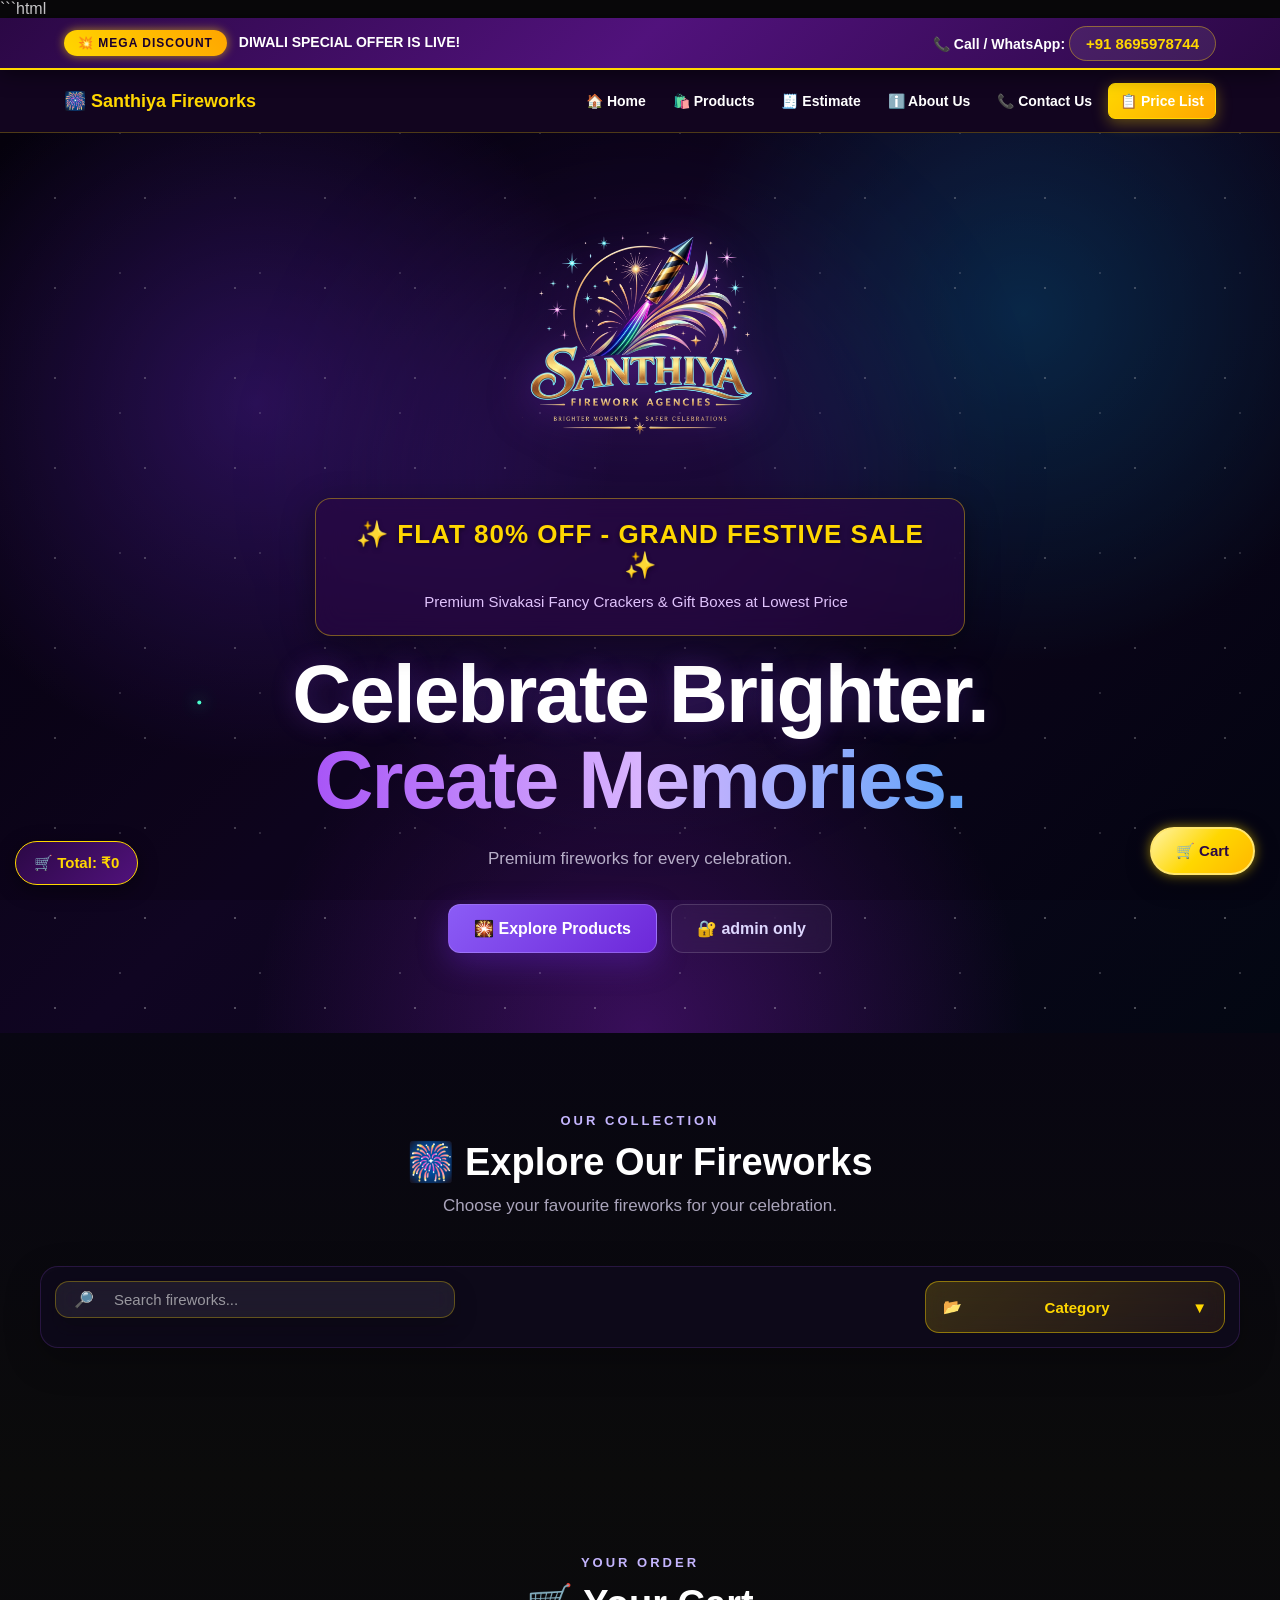
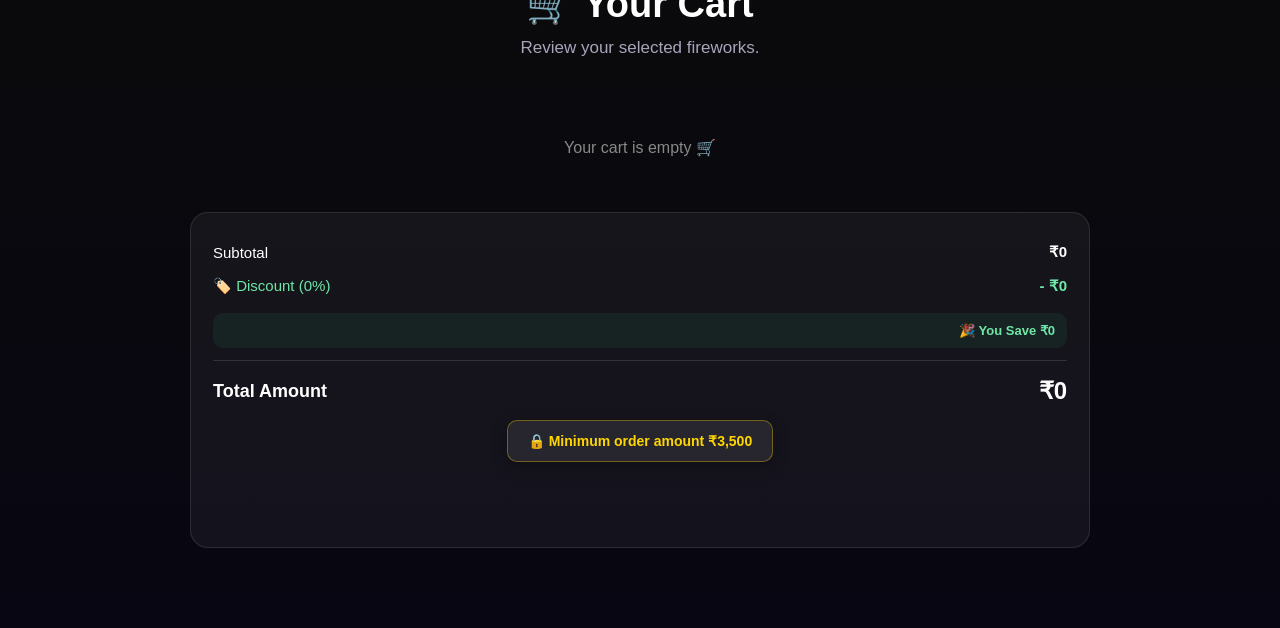
<file: index.html>
```html
<!DOCTYPE html>
<html lang="en">
<head>
    <meta charset="UTF-8">
    <meta name="viewport" content="width=device-width, initial-scale=1.0">

    <title>Santhiya Firework Agencies</title>

    <link rel="stylesheet" href="style.css">

    <style>
        /* =========================================
           TOP RIBBON BAR
        ========================================= */

        .top-bar {
            background: linear-gradient(135deg, #2b0845, #51127c, #2b0845);
            color: #ffffff;
            padding: 12px 5%;
            font-size: 14px;
            font-weight: 600;

            display: flex;
            justify-content: space-between;
            align-items: center;
            flex-wrap: wrap;

            border-bottom: 2px solid #ffd700;
            box-shadow: 0 4px 20px rgba(0,0,0,0.5);

            position: relative;
            z-index: 100;
        }

        .offer-badge {
            background: linear-gradient(45deg, #ffd700, #ffa500);
            color: #1a002c;

            padding: 6px 14px;
            border-radius: 30px;

            text-transform: uppercase;
            font-size: 12px;
            font-weight: 800;
            letter-spacing: 1px;

            box-shadow: 0 0 10px rgba(255, 215, 0, 0.6);

            display: inline-block;
            margin-right: 8px;

            animation: pulseGlow 2s infinite;
        }

        @keyframes pulseGlow {
            0% {
                box-shadow: 0 0 8px rgba(255, 215, 0, 0.4);
            }

            50% {
                box-shadow: 0 0 18px rgba(255, 215, 0, 0.9);
            }

            100% {
                box-shadow: 0 0 8px rgba(255, 215, 0, 0.4);
            }
        }

        .phone-number a {
            color: #ffd700;
            text-decoration: none;

            font-size: 15px;
            font-weight: 700;

            background: rgba(255, 255, 255, 0.08);
            border: 1px solid rgba(255, 215, 0, 0.4);

            padding: 8px 16px;
            border-radius: 25px;

            transition: all 0.3s ease;
        }

        .phone-number a:hover {
            background: #ffd700;
            color: #1a002c;

            box-shadow: 0 0 15px rgba(255, 215, 0, 0.8);
        }


        /* =========================================
           NAVIGATION MENU
        ========================================= */

        .main-navbar {
            width: 100%;

            background: #12051f;

            border-bottom: 1px solid rgba(255, 215, 0, 0.25);

            padding: 13px 5%;

            display: flex;
            align-items: center;
            justify-content: space-between;

            gap: 20px;

            position: relative;
            z-index: 20;

            box-sizing: border-box;
        }

        .nav-logo a {
            color: #ffd700;
            text-decoration: none;

            font-size: 18px;
            font-weight: 800;

            white-space: nowrap;
        }

        .nav-menu {
            display: flex;
            align-items: center;
            justify-content: flex-end;

            gap: 5px;

            flex-wrap: wrap;
        }

        .nav-menu a {
            color: #ffffff;
            text-decoration: none;

            font-size: 14px;
            font-weight: 600;

            padding: 9px 11px;

            border-radius: 7px;

            transition: all 0.25s ease;
        }

        .nav-menu a:hover {
            background: #ffd700;
            color: #1a002c;

            box-shadow: 0 0 12px rgba(255, 215, 0, 0.35);
        }


        /* =========================================
           MEGA OFFER BANNER
        ========================================= */

        .mega-offer-banner {
            background: rgba(43, 8, 69, 0.6);

            border: 1px solid rgba(255, 215, 0, 0.4);
            border-radius: 16px;

            padding: 20px;

            margin: 25px auto 15px;

            max-width: 650px;

            text-align: center;

            backdrop-filter: blur(12px);

            box-shadow:
                0 8px 32px 0 rgba(0, 0, 0, 0.37);

            position: relative;
            overflow: hidden;
        }

        .mega-offer-banner::before {
            content: '';

            position: absolute;

            top: 0;
            left: -100%;

            width: 100%;
            height: 100%;

            background:
                linear-gradient(
                    90deg,
                    transparent,
                    rgba(255, 215, 0, 0.2),
                    transparent
                );

            transition: 0.5s;

            animation: shine 3s infinite;
        }

        @keyframes shine {
            0% {
                left: -100%;
            }

            100% {
                left: 100%;
            }
        }

        .mega-offer-banner h2 {
            color: #ffd700;

            font-size: 26px;
            font-weight: 800;

            margin: 0 0 8px 0;

            text-transform: uppercase;
            letter-spacing: 1px;

            text-shadow:
                0 2px 4px rgba(0,0,0,0.5);
        }

        .mega-offer-banner p {
            color: #e0c3fc;

            font-size: 15px;

            margin: 0;

            font-weight: 500;
        }


        /* =========================================
           LOGO
        ========================================= */

        .brand-logo-container {
            text-align: center;
            margin-bottom: 10px;
        }

        .site-logo {
            max-width: 260px;

            width: 100%;
            height: auto;

            display: block;

            margin: 0 auto;

            filter:
                drop-shadow(
                    0px 8px 20px
                    rgba(147, 51, 234, 0.5)
                );

            transition: transform 0.4s ease;
        }

        .site-logo:hover {
            transform: scale(1.04);
        }


        /* =========================================
           MOBILE
        ========================================= */

        @media (max-width: 900px) {

            .main-navbar {
                flex-direction: column;

                padding: 12px 10px;

                gap: 10px;
            }

            .nav-menu {
                width: 100%;

                justify-content: center;

                gap: 3px;
            }

            .nav-menu a {
                font-size: 13px;

                padding: 8px 9px;
            }
        }

        @media (max-width: 600px) {

            .top-bar {
                flex-direction: column;

                gap: 12px;

                text-align: center;

                padding: 10px;
            }

            .nav-logo a {
                font-size: 17px;
            }

            .nav-menu {
                display: grid;

                grid-template-columns:
                    repeat(2, 1fr);

                width: 100%;

                gap: 5px;
            }

            .nav-menu a {
                text-align: center;

                border:
                    1px solid
                    rgba(255, 215, 0, 0.15);
            }

            .mega-offer-banner h2 {
                font-size: 20px;
            }
        }
    </style>
</head>


<body>


    <!-- =========================================
         TOP RIBBON
    ========================================= -->

    <div class="top-bar">



        <div>
            <span class="offer-badge">
                💥 MEGA DISCOUNT
            </span>

            <span>
                DIWALI SPECIAL OFFER IS LIVE!
            </span>
        </div>

        <div class="phone-number">
          
            📞 Call / WhatsApp:

            <a href="tel:+918695978744">
                +91 8695978744
            </a>
            

        </div>

    </div>


    <!-- =========================================
         NAVIGATION MENU
    ========================================= -->

    <nav class="main-navbar">

        <div class="nav-logo">

            <a href="#home">
                🎆 Santhiya Fireworks
            </a>

        </div>


        <div class="nav-menu">

            <a href="#home">
                🏠 Home
            </a>

            <a href="#products">
                🛍️ Products
            </a>

            <a href="estimate.html">
                🧾 Estimate
            </a>

            <a href="about.html">
        
                ℹ️ About Us
</a>

            <a href="contact.html">
                📞 Contact Us
            </a>
<a href="santhiya crackers pricelist.pdf" 
download class="price-list-btn">
    📋 Price List
</a>
  


        </div>

    </nav>


    <!-- =========================================
         FIREWORK CANVAS
    ========================================= -->

    <canvas id="fireworks-canvas"></canvas>


    <!-- =========================================
         HOME
    ========================================= -->

    <section class="hero" id="home">

        <div class="hero-content">


            <!-- LOGO -->

            <div class="brand-logo-container">

                <img
                    src="logo.png"
                    alt="Santhiya Firework Agencies Logo"
                    class="site-logo"
                >

            </div>


            <!-- OFFER -->

            <div class="mega-offer-banner">

                <h2>
                    ✨ Flat 80% OFF - Grand Festive Sale ✨
                </h2>

                <p>
                    Premium Sivakasi Fancy Crackers
                    & Gift Boxes at Lowest Price
                </p>

            </div>


            <!-- HERO TITLE -->

            <h1>

                Celebrate Brighter.<br>

                <span class="highlight">
                    Create Memories.
                </span>

            </h1>


            <p>
                Premium fireworks for every celebration.
            </p>


            <!-- BUTTONS -->

            <div class="buttons">

                <a
                    href="#products"
                    class="btn primary"
                >
                    🎇 Explore Products
                </a>

                <a href="admin.html" 
                class= "btn secondary">
                   🔐 admin only </a>
                

            </div>

        </div>

    </section>


    <!-- =========================================
         PRODUCTS
    ========================================= -->

    <section
        class="products-section"
        id="products"
    >

        <div class="section-title">

            <span>
                OUR COLLECTION
            </span>

            <h2>
                🎆 Explore Our Fireworks
            </h2>

            <p>
                Choose your favourite fireworks
                for your celebration.
            </p>

        </div>


        <!-- PRODUCT TOOLBAR -->

        <div class="fixed-cart-button"> 
    <a href="#cart" onclick="addSelectedProductsToCart()"> 
        🛒 Cart 
    </a> 
</div>
       
        <div class="product-toolbar">


           <!-- SEARCH + CATEGORY -->

<div class="product-filter-bar">

    <!-- SEARCH -->

    <div class="product-search">

        🔎

        <input
            type="text"
            id="product-search"
            placeholder="Search fireworks..."
        >

    </div>


    <!-- CATEGORY -->

    <div class="category-dropdown">

        <button
            type="button"
            class="category-toggle"
            onclick="toggleCategoryMenu()">

            📂
            <span id="selected-category">
                Category
            </span>

            <span class="category-arrow">▼</span>

        </button>


        <div
            class="product-categories"
            id="product-categories">

        </div>

    </div>

</div>
        <!-- PRODUCT LIST -->

        <div class="products-grid">

            <div id="product-list">
                <!-- Products will appear here -->
            </div>

        </div>

    </section>


    <!-- =========================================
         CART
    ========================================= -->

    <section
        class="cart-section"
        id="cart"
    >

        <div class="section-title">

            <span>
                YOUR ORDER
            </span>

            <h2>
                🛒 Your Cart
            </h2>

            <p>
                Review your selected fireworks.
            </p>

        </div>


        <div id="cart-items"></div>


       <div class="cart-summary">

    <div class="cart-price-row">
        <span>Subtotal</span>
        <strong>
            ₹<span id="cart-subtotal">0</span>
        </strong>
    </div>

    <div class="cart-price-row cart-discount-row">
        <span>
            🏷️ Discount
            (<span id="cart-discount-percent">0</span>%)
        </span>

        <strong>
            - ₹<span id="cart-discount">0</span>
        </strong>
    </div>

    <div class="cart-savings">
        🎉 You Save ₹<span id="cart-savings">0</span>
    </div>

    <div class="cart-final-row">
        <span>Total Amount</span>

        <strong>
            ₹<span id="cart-total">0</span>
        </strong>
    </div>

   <div id="estimate-action">
    <a
        href="estimate.html"
        class="btn primary">
        🧾 View Estimate
    </a>
</div>

</div>

    </section>

    <!-- LIVE CART TOTAL -->

<div id="live-cart-total">
    🛒 Total: ₹<span id="live-total">0</span>
</div>

    <!-- JAVASCRIPT -->

    <script src="script.js"></script>

</body>
</html>
</file>
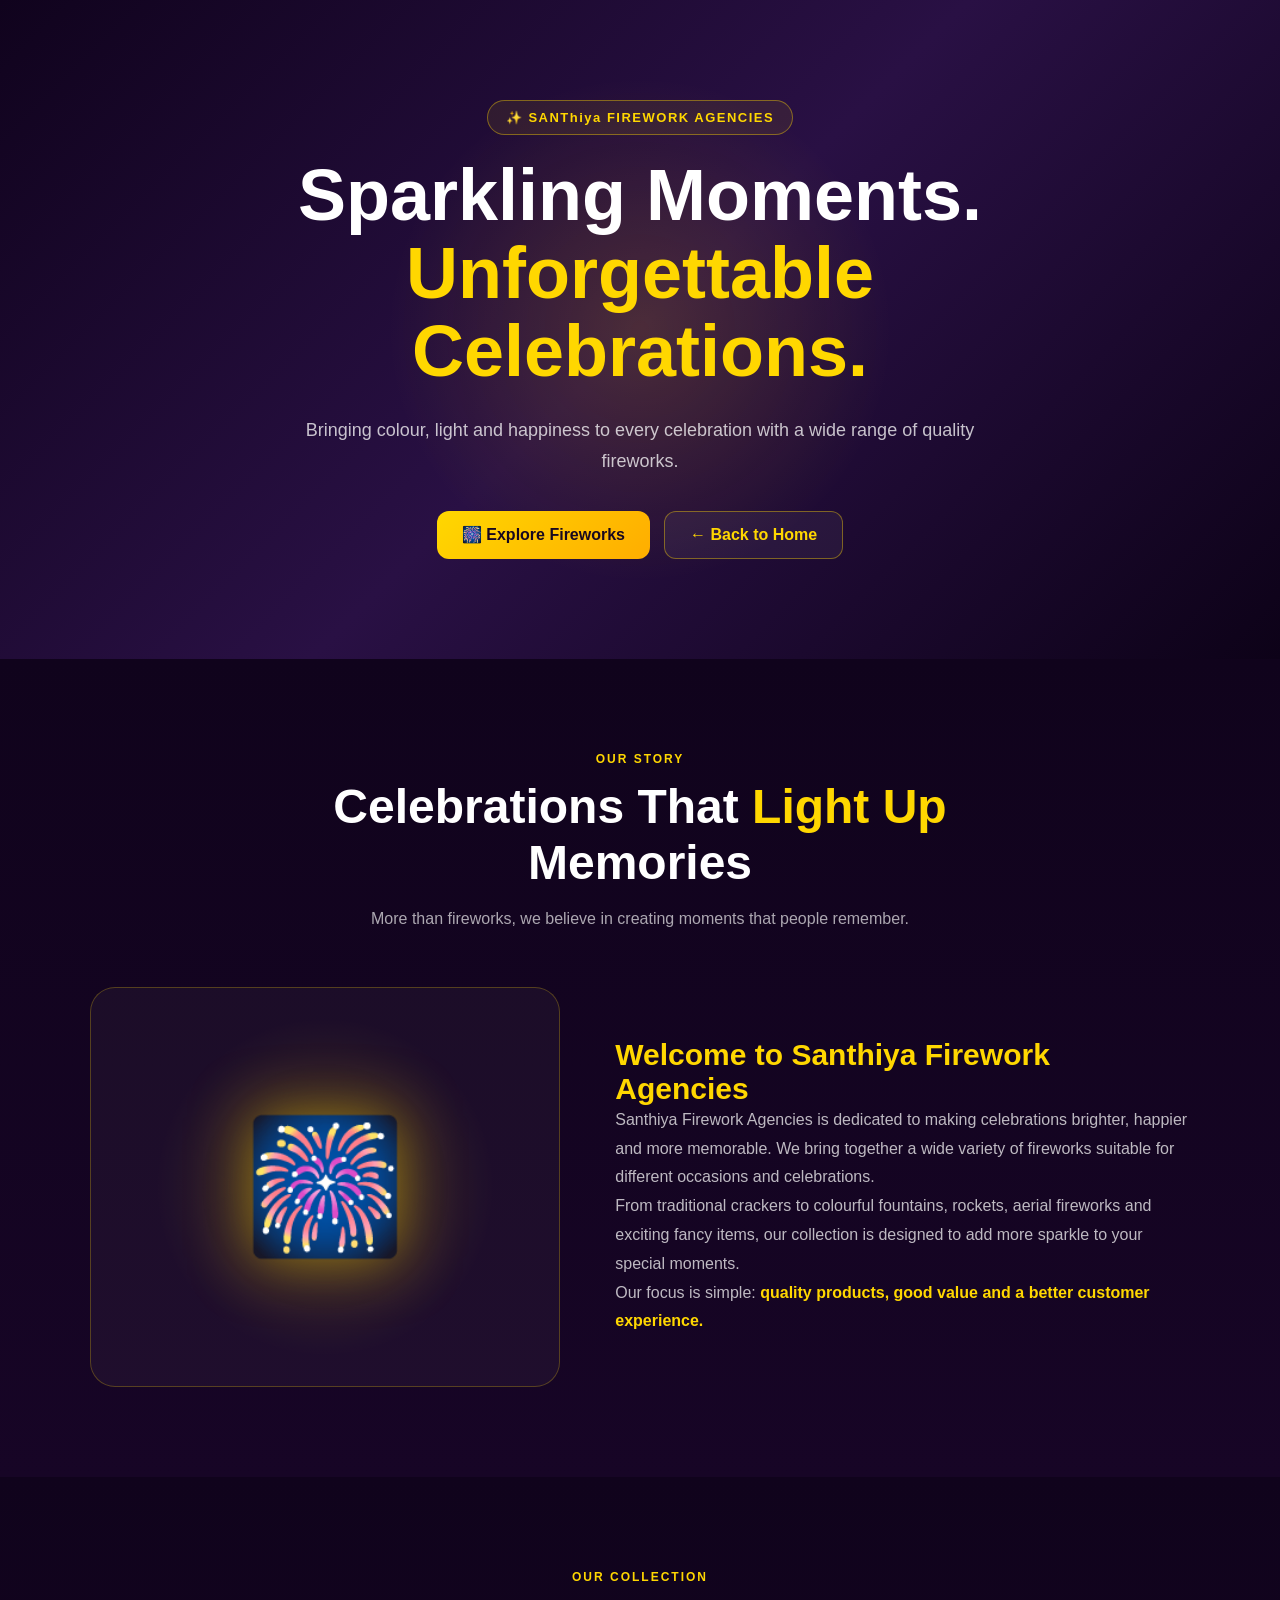
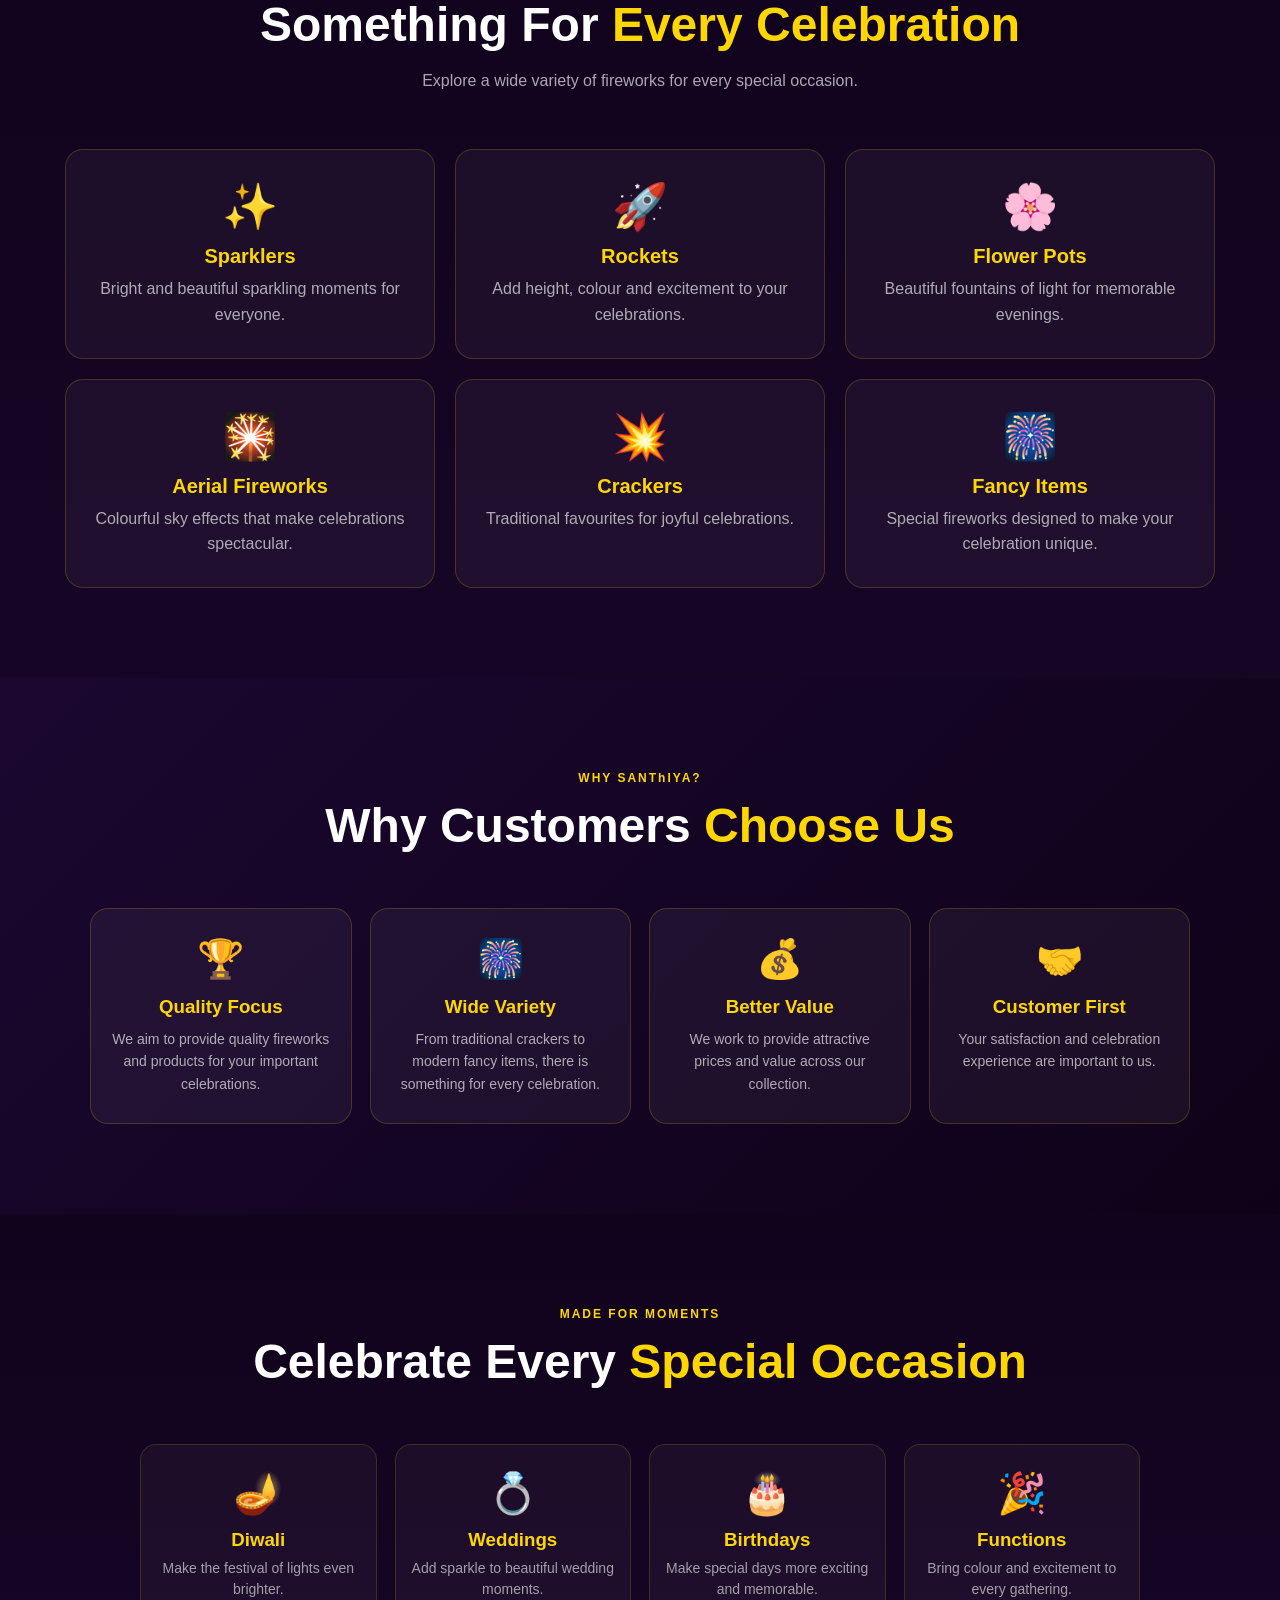
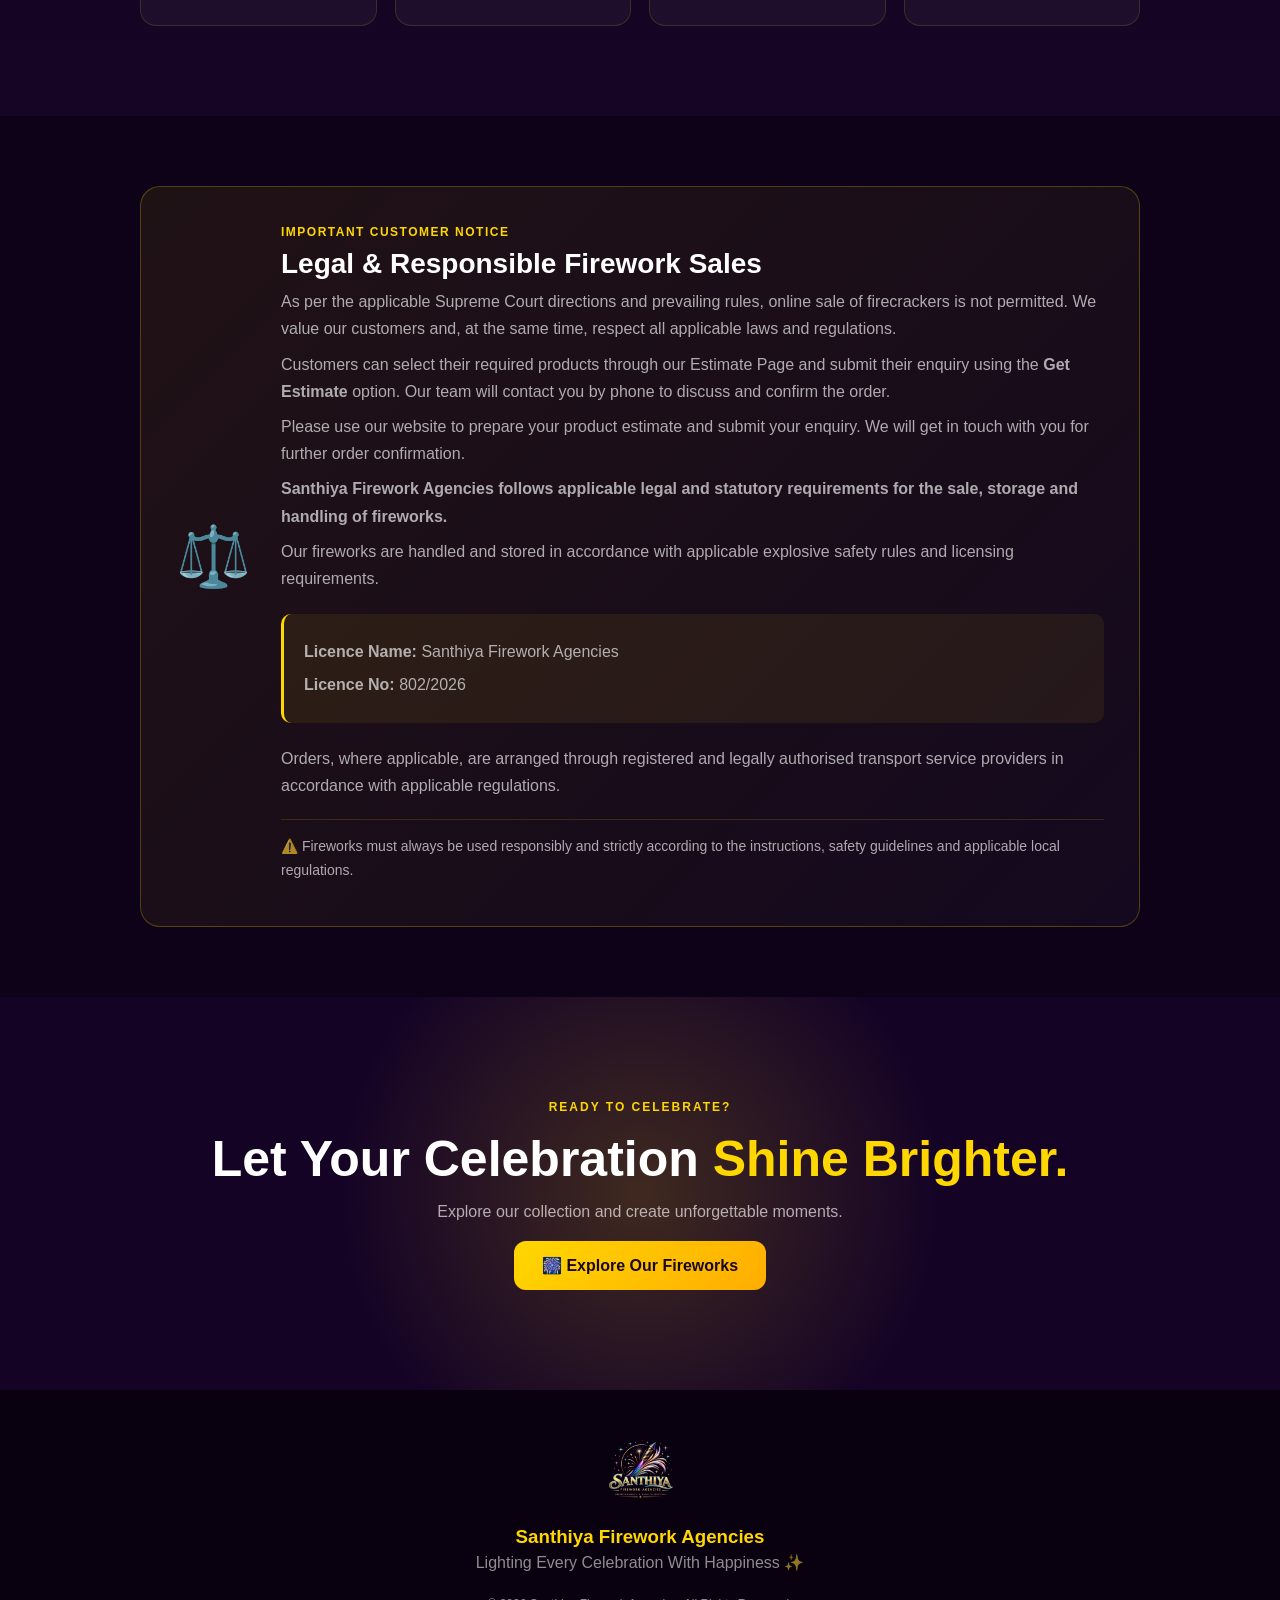
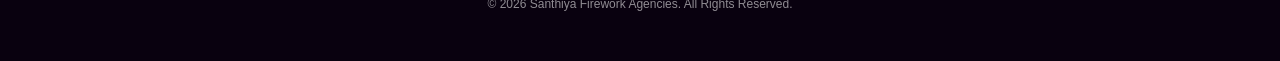
<file: about.html>
<!DOCTYPE html>
<html lang="en">

<head>

    <meta charset="UTF-8">
    <meta name="viewport" content="width=device-width, initial-scale=1.0">

    <title>About Us - Santhiya Firework Agencies</title>

    <link rel="stylesheet" href="style.css">
    <link rel="stylesheet" href="about.css">

</head>

<body>

    <!-- =========================================
         ABOUT HERO
    ========================================== -->

    <section class="about-hero">

        <div class="about-hero-content">

            <span class="about-badge">
                ✨ SANThiya FIREWORK AGENCIES
            </span>

            <h1>
                Sparkling Moments.<br>
                <span>Unforgettable Celebrations.</span>
            </h1>

            <p>
                Bringing colour, light and happiness to every celebration
                with a wide range of quality fireworks.
            </p>

            <div class="about-hero-buttons">

                <a href="index.html#products" class="about-primary-btn">
                    🎆 Explore Fireworks
                </a>

                <a href="index.html" class="about-secondary-btn">
                    ← Back to Home
                </a>

            </div>

        </div>

    </section>


    <!-- =========================================
         OUR STORY
    ========================================== -->

    <section class="about-story">

        <div class="about-section-heading">

            <span>OUR STORY</span>

            <h2>
                Celebrations That <strong>Light Up</strong> Memories
            </h2>

            <p>
                More than fireworks, we believe in creating moments
                that people remember.
            </p>

        </div>


        <div class="about-story-grid">

            <div class="about-story-image">

                <div class="firework-icon">
                    🎆
                </div>

                <div class="story-glow"></div>

            </div>


            <div class="about-story-content">

                <h3>
                    Welcome to Santhiya Firework Agencies
                </h3>

                <p>
                    Santhiya Firework Agencies is dedicated to making
                    celebrations brighter, happier and more memorable.
                    We bring together a wide variety of fireworks suitable
                    for different occasions and celebrations.
                </p>

                <p>
                    From traditional crackers to colourful fountains,
                    rockets, aerial fireworks and exciting fancy items,
                    our collection is designed to add more sparkle to
                    your special moments.
                </p>

                <p>
                    Our focus is simple:
                    <strong>quality products, good value and a better
                    customer experience.</strong>
                </p>

            </div>

        </div>

    </section>


    <!-- =========================================
         PRODUCT RANGE
    ========================================== -->

    <section class="about-products">

        <div class="about-section-heading">

            <span>OUR COLLECTION</span>

            <h2>
                Something For <strong>Every Celebration</strong>
            </h2>

            <p>
                Explore a wide variety of fireworks for every special occasion.
            </p>

        </div>


        <div class="about-product-grid">

            <div class="about-product-card">
                <div>✨</div>
                <h3>Sparklers</h3>
                <p>
                    Bright and beautiful sparkling moments for everyone.
                </p>
            </div>


            <div class="about-product-card">
                <div>🚀</div>
                <h3>Rockets</h3>
                <p>
                    Add height, colour and excitement to your celebrations.
                </p>
            </div>


            <div class="about-product-card">
                <div>🌸</div>
                <h3>Flower Pots</h3>
                <p>
                    Beautiful fountains of light for memorable evenings.
                </p>
            </div>


            <div class="about-product-card">
                <div>🎇</div>
                <h3>Aerial Fireworks</h3>
                <p>
                    Colourful sky effects that make celebrations spectacular.
                </p>
            </div>


            <div class="about-product-card">
                <div>💥</div>
                <h3>Crackers</h3>
                <p>
                    Traditional favourites for joyful celebrations.
                </p>
            </div>


            <div class="about-product-card">
                <div>🎆</div>
                <h3>Fancy Items</h3>
                <p>
                    Special fireworks designed to make your celebration unique.
                </p>
            </div>

        </div>

    </section>


    <!-- =========================================
         WHY CHOOSE US
    ========================================== -->

    <section class="about-why">

        <div class="about-section-heading">

            <span>WHY SANThIYA?</span>

            <h2>
                Why Customers <strong>Choose Us</strong>
            </h2>

        </div>


        <div class="why-grid">

            <div class="why-card">

                <span class="why-icon">🏆</span>

                <h3>Quality Focus</h3>

                <p>
                    We aim to provide quality fireworks and products
                    for your important celebrations.
                </p>

            </div>


            <div class="why-card">

                <span class="why-icon">🎆</span>

                <h3>Wide Variety</h3>

                <p>
                    From traditional crackers to modern fancy items,
                    there is something for every celebration.
                </p>

            </div>


            <div class="why-card">

                <span class="why-icon">💰</span>

                <h3>Better Value</h3>

                <p>
                    We work to provide attractive prices and value
                    across our collection.
                </p>

            </div>


            <div class="why-card">

                <span class="why-icon">🤝</span>

                <h3>Customer First</h3>

                <p>
                    Your satisfaction and celebration experience
                    are important to us.
                </p>

            </div>

        </div>

    </section>


    <!-- =========================================
         CELEBRATIONS
    ========================================== -->

    <section class="about-celebrations">

        <div class="about-section-heading">

            <span>MADE FOR MOMENTS</span>

            <h2>
                Celebrate Every <strong>Special Occasion</strong>
            </h2>

        </div>


        <div class="celebration-grid">

            <div class="celebration-card">
                <span>🪔</span>
                <h3>Diwali</h3>
                <p>Make the festival of lights even brighter.</p>
            </div>

            <div class="celebration-card">
                <span>💍</span>
                <h3>Weddings</h3>
                <p>Add sparkle to beautiful wedding moments.</p>
            </div>

            <div class="celebration-card">
                <span>🎂</span>
                <h3>Birthdays</h3>
                <p>Make special days more exciting and memorable.</p>
            </div>

            <div class="celebration-card">
                <span>🎉</span>
                <h3>Functions</h3>
                <p>Bring colour and excitement to every gathering.</p>
            </div>

        </div>

    </section>


    <!-- =========================================
         SAFETY
    ========================================== -->

   <!-- =========================================
     LEGAL & ONLINE ORDER NOTICE
========================================= -->

<section class="about-safety">

    <div class="safety-box">

        <div class="safety-icon">
            ⚖️
        </div>

        <div>

            <span>IMPORTANT CUSTOMER NOTICE</span>

            <h2>
                Legal & Responsible Firework Sales
            </h2>

            <p>
                As per the applicable Supreme Court directions and
                prevailing rules, online sale of firecrackers is not
                permitted. We value our customers and, at the same time,
                respect all applicable laws and regulations.
            </p>

            <p>
                Customers can select their required products through our
                Estimate Page and submit their enquiry using the
                <strong>Get Estimate</strong> option. Our team will contact
                you by phone to discuss and confirm the order.
            </p>

            <p>
                Please use our website to prepare your product estimate
                and submit your enquiry. We will get in touch with you
                for further order confirmation.
            </p>

            <p>
                <strong>
                    Santhiya Firework Agencies follows applicable legal
                    and statutory requirements for the sale, storage and
                    handling of fireworks.
                </strong>
            </p>

            <p>
                Our fireworks are handled and stored in accordance with
                applicable explosive safety rules and licensing
                requirements.
            </p>

            <div class="legal-highlight">

                <p>
                    <strong>Licence Name:</strong>
                    Santhiya Firework Agencies
                </p>

                <p>
                    <strong>Licence No:</strong>
                    802/2026
                </p>

            </div>

            <p>
                Orders, where applicable, are arranged through registered
                and legally authorised transport service providers in
                accordance with applicable regulations.
            </p>

            <p class="legal-note">
                ⚠️ Fireworks must always be used responsibly and strictly
                according to the instructions, safety guidelines and
                applicable local regulations.
            </p>

        </div>

    </div>

</section>

    <!-- =========================================
         CTA
    ========================================== -->

    <section class="about-cta">

        <div>

            <span>READY TO CELEBRATE?</span>

            <h2>
                Let Your Celebration <strong>Shine Brighter.</strong>
            </h2>

            <p>
                Explore our collection and create unforgettable moments.
            </p>

            <a href="index.html#products">
                🎆 Explore Our Fireworks
            </a>

        </div>

    </section>


    <!-- =========================================
         FOOTER
    ========================================== -->

    <footer class="about-footer">

        <img src="logo.png" alt="Santhiya Fireworks">

        <h3>
            Santhiya Firework Agencies
        </h3>

        <p>
            Lighting Every Celebration With Happiness ✨
        </p>

        <p class="copyright">
            © 2026 Santhiya Firework Agencies. All Rights Reserved.
        </p>

    </footer>


</body>

</html>
</file>
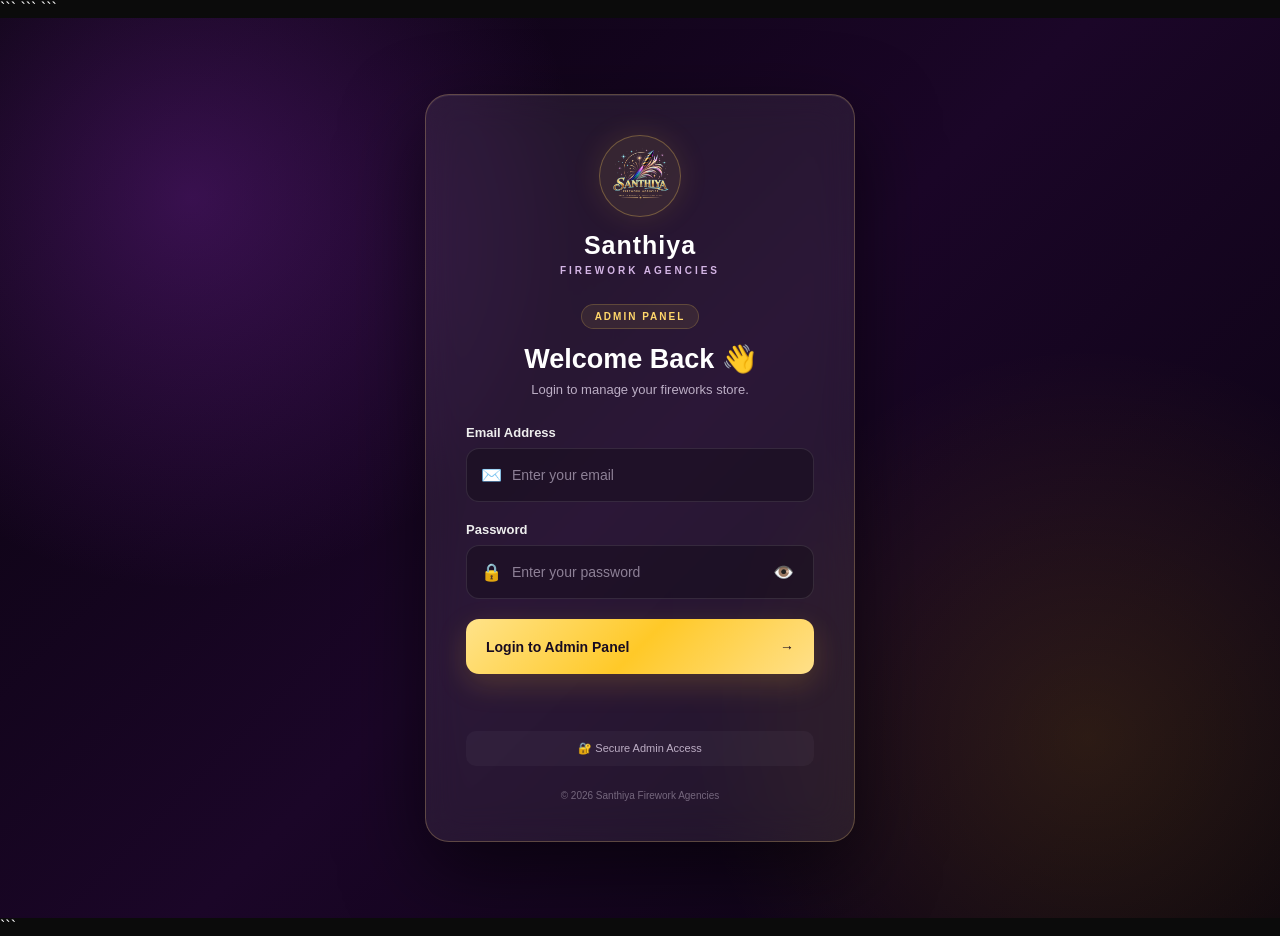
<file: admin.html>
<!DOCTYPE html>

<html lang="en">

<head>
    <meta charset="UTF-8">
    <meta name="viewport" content="width=device-width, initial-scale=1.0">

```
<title>Admin Login - Santhiya Firework Agencies</title>

<link rel="stylesheet" href="style.css">
```

</head>

<body>

```
<section class="admin-login-section">

    <div class="admin-login-box">

        <div class="admin-logo">
            <img src="logo.png" alt="Santhiya Firework Agencies">
        </div>

        <div class="admin-brand">
            <h1>Santhiya</h1>
            <span>FIREWORK AGENCIES</span>
        </div>

        <div class="admin-title">
            <span>ADMIN PANEL</span>
            <h2>Welcome Back 👋</h2>
            <p>Login to manage your fireworks store.</p>
        </div>

        <div class="admin-form-group">

            <label for="admin-email">
                Email Address
            </label>

            <div class="admin-input-box">
                <span>✉️</span>

                <input
                    type="email"
                    id="admin-email"
                    placeholder="Enter your email"
                    autocomplete="username"
                >
            </div>

        </div>

        <div class="admin-form-group">

            <label for="admin-password">
                Password
            </label>

            <div class="admin-input-box">

                <span>🔒</span>

                <input
                    type="password"
                    id="admin-password"
                    placeholder="Enter your password"
                    autocomplete="current-password"
                >

                <button
                    type="button"
                    class="password-toggle"
                    onclick="togglePassword()"
                >
                    👁️
                </button>

            </div>

        </div>

        <button
            class="admin-login-btn"
            onclick="adminLogin()"
        >
            <span>Login to Admin Panel</span>
            <span>→</span>
        </button>

        <p id="login-message"></p>

        <div class="admin-security">
            🔐 Secure Admin Access
        </div>

        <div class="admin-footer">
            © 2026 Santhiya Firework Agencies
        </div>

    </div>

</section>

<script src="admin.js"></script>

<script>
    function togglePassword() {

        const password =
            document.getElementById("admin-password");

        const button =
            document.querySelector(".password-toggle");

        if (password.type === "password") {

            password.type = "text";
            button.textContent = "🙈";

        } else {

            password.type = "password";
            button.textContent = "👁️";

        }
    }
</script>
```

</body>

</html>
</file>
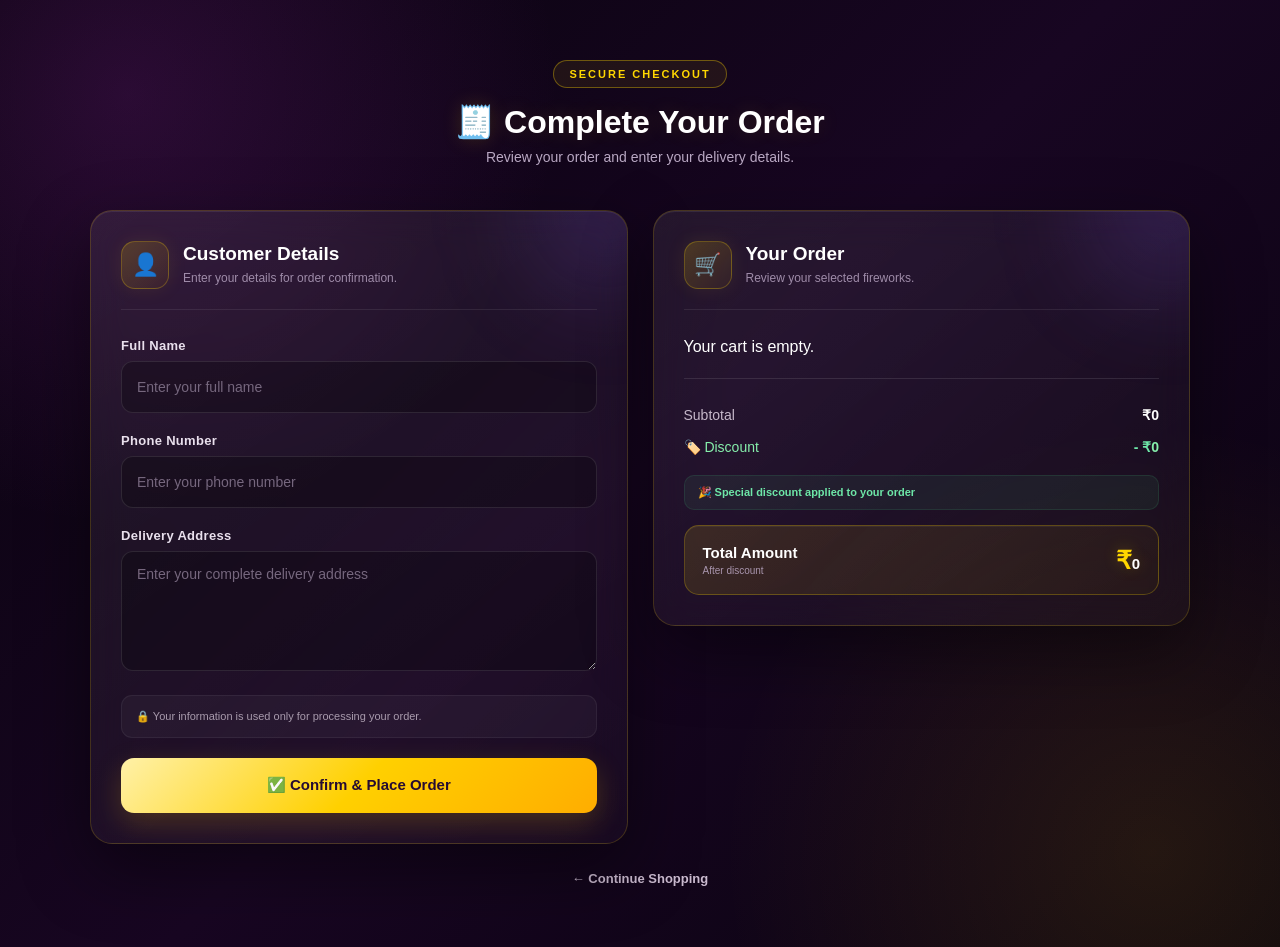
<file: checkout.html>
<!DOCTYPE html>
<html lang="en">

<head>
    <meta charset="UTF-8">
    <meta name="viewport" content="width=device-width, initial-scale=1.0">

    <title>Checkout - Santhiya Firework Agencies</title>

    <link rel="stylesheet" href="style.css">
</head>

<body>

    <section class="checkout-section">

        <!-- CHECKOUT HEADER -->

        <div class="section-title">

            <span>SECURE CHECKOUT</span>

            <h2>🧾 Complete Your Order</h2>

            <p>
                Review your order and enter your delivery details.
            </p>

        </div>


        <div class="checkout-container">


            <!-- =================================
                 CUSTOMER DETAILS
            ================================== -->

            <div class="customer-form">

                <div class="checkout-card-header">

                    <div class="checkout-icon">
                        👤
                    </div>

                    <div>
                        <h3>Customer Details</h3>

                        <p>
                            Enter your details for order confirmation.
                        </p>
                    </div>

                </div>


                <div class="form-group">

                    <label for="customer-name">
                        Full Name
                    </label>

                    <input
                        type="text"
                        id="customer-name"
                        placeholder="Enter your full name"
                    >

                </div>


                <div class="form-group">

                    <label for="customer-phone">
                        Phone Number
                    </label>

                    <input
                        type="tel"
                        id="customer-phone"
                        placeholder="Enter your phone number"
                    >

                </div>


                <div class="form-group">

                    <label for="customer-address">
                        Delivery Address
                    </label>

                    <textarea
                        id="customer-address"
                        rows="5"
                        placeholder="Enter your complete delivery address"
                    ></textarea>

                </div>


                <div class="checkout-note">

                    🔒 Your information is used only for
                    processing your order.

                </div>


                <button
                    class="btn primary confirm-btn"
                    onclick="confirmOrder()"
                >

                    <span>✅</span>

                    Confirm & Place Order

                </button>

            </div>



            <!-- =================================
                 ORDER SUMMARY
            ================================== -->

            <div class="order-summary">

                <div class="checkout-card-header">

                    <div class="checkout-icon">
                        🛒
                    </div>

                    <div>

                        <h3>Your Order</h3>

                        <p>
                            Review your selected fireworks.
                        </p>

                    </div>

                </div>


                <!-- PRODUCTS -->

                <div id="checkout-items">

                    <!-- Cart items will appear here -->

                </div>


                <!-- PRICE SUMMARY -->

                <div class="price-summary">

                    <div class="price-row">

                        <span>
                            Subtotal
                        </span>

                        <strong>
                            ₹<span id="checkout-subtotal">0</span>
                        </strong>

                    </div>


                    <div class="price-row discount-row">

                        <span>
                            🏷️ Discount
                        </span>

                        <strong>
                            - ₹<span id="checkout-discount">0</span>
                        </strong>

                    </div>


                    <div class="discount-info">

                        🎉 Special discount applied to your order

                    </div>


                    <div class="checkout-total">

                        <div>

                            <span>
                                Total Amount
                            </span>

                            <small>
                                After discount
                            </small>

                        </div>

                        <strong>
                            ₹<span id="checkout-total">0</span>
                        </strong>

                    </div>

                </div>


            </div>

        </div>


        <!-- BACK TO SHOP -->

        <div class="checkout-back">

            <a href="index.html">
                ← Continue Shopping
            </a>

        </div>

    </section>


    <script src="checkout.js"></script>

</body>

</html>
</file>
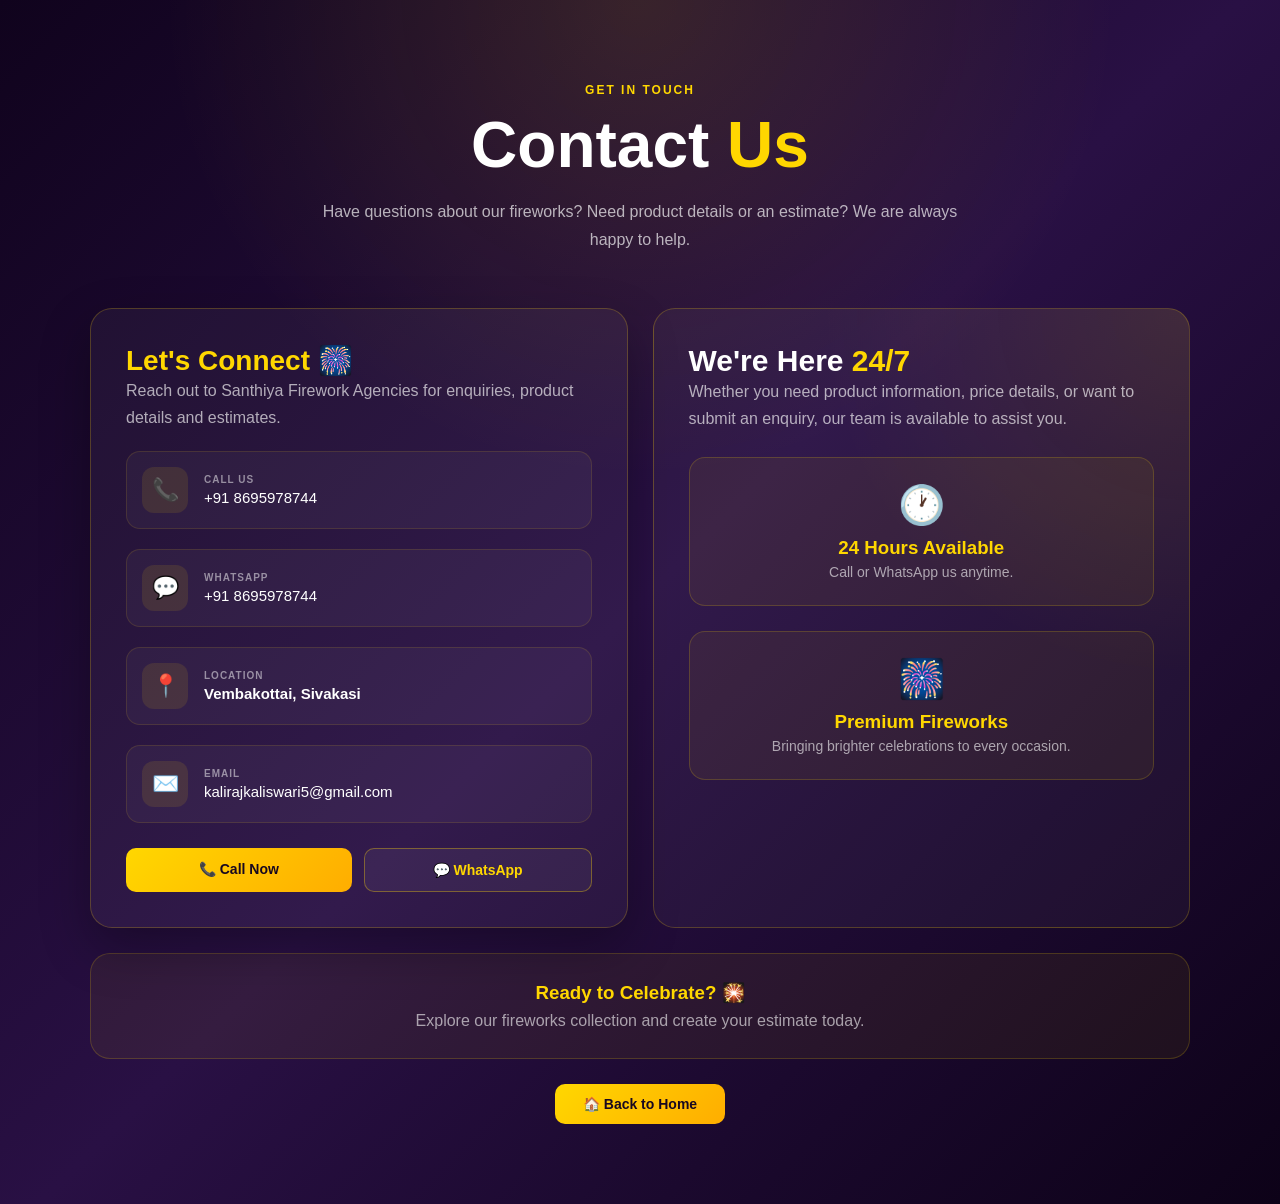
<file: contact.html>
<!DOCTYPE html>
<html lang="en">

<head>
    <meta charset="UTF-8">
    <meta name="viewport" content="width=device-width, initial-scale=1.0">

    <title>Contact Us - Santhiya Firework Agencies</title>

    <link rel="stylesheet" href="style.css">

    <style>

        /* =========================================
           CONTACT PAGE
        ========================================= */

        .contact-page {
            min-height: 100vh;
            padding: 80px 20px;
            color: white;

            background:
                radial-gradient(
                    circle at top center,
                    rgba(255, 215, 0, 0.12),
                    transparent 35%
                ),
                linear-gradient(
                    135deg,
                    #10031d,
                    #291044,
                    #0d0218
                );
        }


        /* =========================================
           HEADING
        ========================================= */

        .contact-heading {
            max-width: 750px;
            margin: 0 auto 55px;
            text-align: center;
        }

        .contact-heading span {
            color: #ffd700;
            font-size: 12px;
            font-weight: 900;
            letter-spacing: 2px;
        }

        .contact-heading h1 {
            margin: 12px 0;
            font-size: clamp(40px, 6vw, 64px);
            line-height: 1.1;
        }

        .contact-heading h1 strong {
            color: #ffd700;
        }

        .contact-heading p {
            max-width: 650px;
            margin: 18px auto 0;

            color: rgba(255, 255, 255, 0.68);
            line-height: 1.7;
            font-size: 16px;
        }


        /* =========================================
           MAIN GRID
        ========================================= */

        .contact-container {
            max-width: 1100px;
            margin: auto;

            display: grid;
            grid-template-columns: 1fr 1fr;
            gap: 25px;
        }


        /* =========================================
           CONTACT INFO
        ========================================= */

        .contact-info {
            padding: 35px;

            border-radius: 22px;
            border: 1px solid rgba(255, 215, 0, 0.22);

            background:
                rgba(255, 255, 255, 0.045);

            box-shadow:
                0 20px 50px rgba(0, 0, 0, 0.3);
        }

        .contact-info h2 {
            margin-top: 0;
            color: #ffd700;
            font-size: 28px;
        }

        .contact-info > p {
            color: rgba(255, 255, 255, 0.65);
            line-height: 1.7;
        }


        /* =========================================
           CONTACT ITEMS
        ========================================= */

        .contact-item {
            display: flex;
            align-items: center;
            gap: 16px;

            margin-top: 20px;
            padding: 15px;

            border-radius: 14px;

            background:
                rgba(255, 255, 255, 0.04);

            border: 1px solid rgba(255, 215, 0, 0.12);
        }

        .contact-icon {
            width: 46px;
            height: 46px;
            min-width: 46px;

            display: flex;
            align-items: center;
            justify-content: center;

            border-radius: 12px;

            background:
                rgba(255, 215, 0, 0.1);

            font-size: 22px;
        }

        .contact-item small {
            display: block;

            margin-bottom: 4px;

            color: rgba(255, 255, 255, 0.5);

            font-size: 10px;
            font-weight: 700;
            letter-spacing: 1px;
            text-transform: uppercase;
        }

        .contact-item a,
        .contact-item strong {
            color: white;
            text-decoration: none;
            font-size: 15px;
        }

        .contact-item a:hover {
            color: #ffd700;
        }


        /* =========================================
           BUTTONS
        ========================================= */

        .contact-buttons {
            display: flex;
            gap: 12px;

            margin-top: 25px;
        }

        .contact-btn {
            flex: 1;

            padding: 13px;

            border-radius: 10px;

            text-align: center;
            text-decoration: none;

            font-size: 14px;
            font-weight: 800;

            transition: 0.25s ease;
        }

        .call-btn {
            color: #180820;

            background:
                linear-gradient(
                    135deg,
                    #ffd700,
                    #ffad00
                );
        }

        .whatsapp-btn {
            color: #ffd700;

            background:
                rgba(255, 255, 255, 0.05);

            border: 1px solid rgba(255, 215, 0, 0.35);
        }

        .contact-btn:hover {
            transform: translateY(-3px);

            box-shadow:
                0 10px 25px rgba(0, 0, 0, 0.3);
        }


        /* =========================================
           RIGHT CARD
        ========================================= */

        .contact-message {
            padding: 35px;

            border-radius: 22px;

            border: 1px solid rgba(255, 215, 0, 0.22);

            background:
                radial-gradient(
                    circle at top right,
                    rgba(255, 215, 0, 0.1),
                    transparent 45%
                ),
                rgba(255, 255, 255, 0.04);
        }

        .contact-message h2 {
            margin-top: 0;
            font-size: 30px;
        }

        .contact-message h2 span {
            color: #ffd700;
        }

        .contact-message > p {
            color: rgba(255, 255, 255, 0.65);
            line-height: 1.7;
        }


        /* =========================================
           24 HOURS
        ========================================= */

        .availability {
            margin-top: 25px;
            padding: 25px;

            text-align: center;

            border-radius: 16px;

            background:
                rgba(255, 215, 0, 0.06);

            border: 1px solid rgba(255, 215, 0, 0.18);
        }

        .availability-icon {
            font-size: 38px;
        }

        .availability h3 {
            margin: 10px 0 5px;
            color: #ffd700;
        }

        .availability p {
            margin: 0;

            color: rgba(255, 255, 255, 0.6);
            font-size: 14px;
        }


        /* =========================================
           BOTTOM CTA
        ========================================= */

        .contact-cta {
            max-width: 1100px;
            margin: 25px auto 0;

            padding: 28px;

            text-align: center;

            border-radius: 20px;

            border: 1px solid rgba(255, 215, 0, 0.18);

            background:
                rgba(255, 215, 0, 0.06);
        }

        .contact-cta h3 {
            margin: 0 0 8px;
            color: #ffd700;
        }

        .contact-cta p {
            margin: 0;
            color: rgba(255, 255, 255, 0.6);
        }


        /* =========================================
           MOBILE
        ========================================= */

        @media (max-width: 800px) {

            .contact-page {
                padding: 60px 15px;
            }

            .contact-container {
                grid-template-columns: 1fr;
            }

            .contact-info,
            .contact-message {
                padding: 25px 20px;
            }

        }


        @media (max-width: 500px) {

            .contact-heading h1 {
                font-size: 35px;
            }

            .contact-heading p {
                font-size: 14px;
            }

            .contact-buttons {
                flex-direction: column;
            }

        }

    </style>
</head>


<body>


    <!-- =========================================
         CONTACT PAGE
    ========================================= -->

    <section class="contact-page">


        <!-- HEADING -->

        <div class="contact-heading">

            <span>
                GET IN TOUCH
            </span>

            <h1>
                Contact <strong>Us</strong>
            </h1>

            <p>
                Have questions about our fireworks?
                Need product details or an estimate?
                We are always happy to help.
            </p>

        </div>


        <!-- MAIN CONTENT -->

        <div class="contact-container">


            <!-- LEFT SIDE -->

            <div class="contact-info">

                <h2>
                    Let's Connect 🎆
                </h2>

                <p>
                    Reach out to Santhiya Firework Agencies
                    for enquiries, product details and estimates.
                </p>


                <!-- PHONE -->

                <div class="contact-item">

                    <div class="contact-icon">
                        📞
                    </div>

                    <div>

                        <small>
                            Call Us
                        </small>

                        <a href="tel:+918695978744">
                            +91 8695978744
                        </a>

                    </div>

                </div>


                <!-- WHATSAPP -->

                <div class="contact-item">

                    <div class="contact-icon">
                        💬
                    </div>

                    <div>

                        <small>
                            WhatsApp
                        </small>

                        <a
                            href="https://wa.me/918695978744"
                            target="_blank"
                        >
                            +91 8695978744
                        </a>

                    </div>

                </div>


                <!-- LOCATION -->

                <div class="contact-item">

                    <div class="contact-icon">
                        📍
                    </div>

                    <div>

                        <small>
                            Location
                        </small>

                        <strong>
                            Vembakottai, Sivakasi
                        </strong>

                    </div>

                </div>


                <!-- EMAIL -->

                <div class="contact-item">

                    <div class="contact-icon">
                        ✉️
                    </div>

                    <div>

                        <small>
                            Email
                        </small>

                        <a href="mailto:kalirajkaliswari5@gmail.com">
                            kalirajkaliswari5@gmail.com
                        </a>

                    </div>

                </div>


                <!-- BUTTONS -->

                <div class="contact-buttons">

                    <a
                        href="tel:+918695978744"
                        class="contact-btn call-btn"
                    >
                        📞 Call Now
                    </a>

                    <a
                        href="https://wa.me/918695978744"
                        target="_blank"
                        class="contact-btn whatsapp-btn"
                    >
                        💬 WhatsApp
                    </a>

                </div>

            </div>


            <!-- RIGHT SIDE -->

            <div class="contact-message">

                <h2>
                    We're Here <span>24/7</span>
                </h2>

                <p>
                    Whether you need product information,
                    price details, or want to submit an enquiry,
                    our team is available to assist you.
                </p>


                <div class="availability">

                    <div class="availability-icon">
                        🕐
                    </div>

                    <h3>
                        24 Hours Available
                    </h3>

                    <p>
                        Call or WhatsApp us anytime.
                    </p>

                </div>


                <div class="availability">

                    <div class="availability-icon">
                        🎆
                    </div>

                    <h3>
                        Premium Fireworks
                    </h3>

                    <p>
                        Bringing brighter celebrations
                        to every occasion.
                    </p>

                </div>

            </div>

        </div>


        <!-- BOTTOM -->

        <div class="contact-cta">

            <h3>
                Ready to Celebrate? 🎇
            </h3>

            <p>
                Explore our fireworks collection
                and create your estimate today.
            </p>

        </div>

<!-- HOME BUTTON -->

<div class="home-button-container">

    <a href="index.html" class="home-button">
        🏠 Back to Home
    </a>

</div>
    </section>


</body>

</html>
</file>
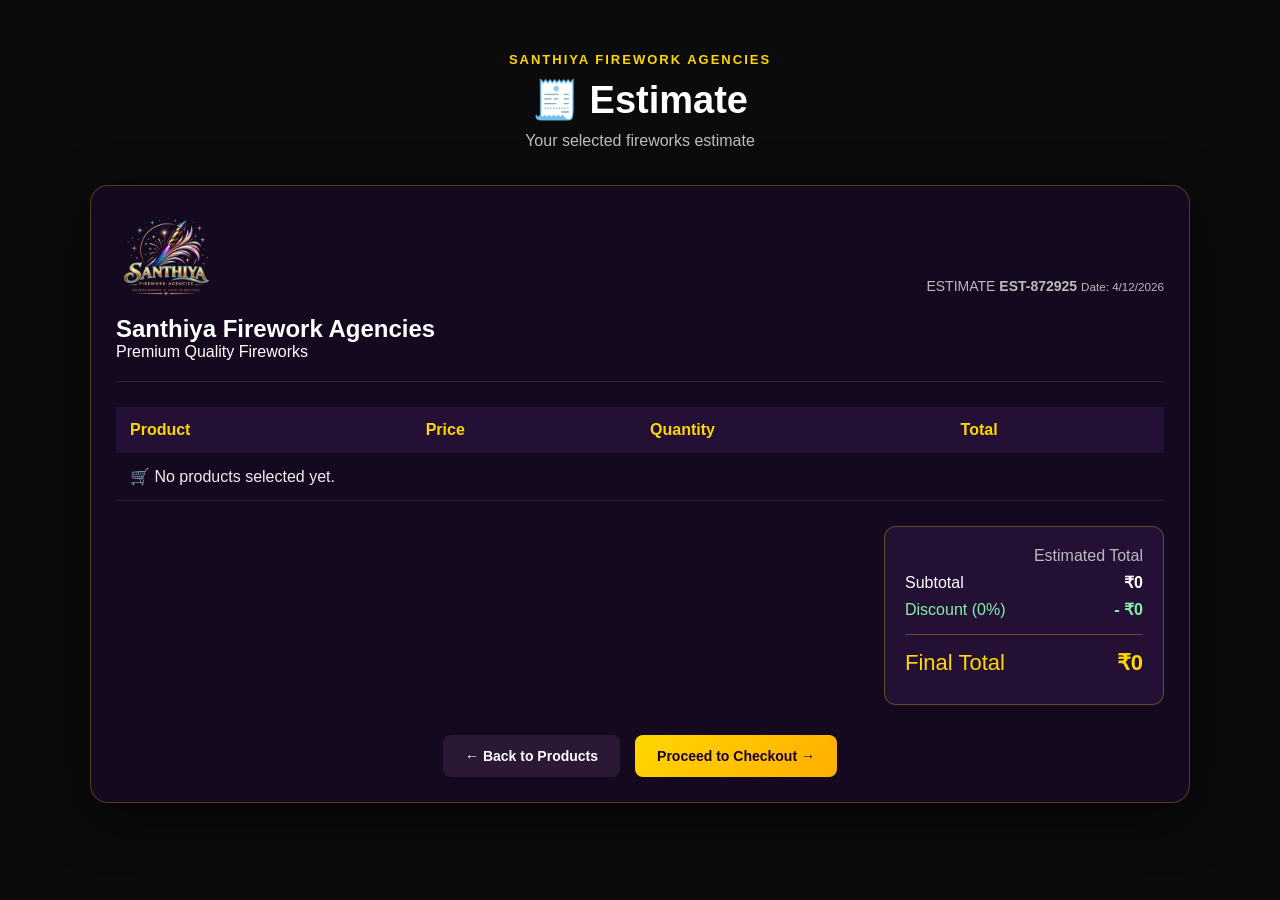
<file: estimate.html>
<!DOCTYPE html>
<html lang="en">

<head>
    <meta charset="UTF-8">
    <meta name="viewport" content="width=device-width, initial-scale=1.0">

    <title>Estimate - Santhiya Firework Agencies</title>

    <link rel="stylesheet" href="style.css">
</head>

<body>

    <section class="estimate-page">

        <div class="estimate-header">
            <span>SANTHIYA FIREWORK AGENCIES</span>

            <h1>🧾 Estimate</h1>

            <p>
                Your selected fireworks estimate
            </p>
        </div>

        <div class="estimate-box">

           <div class="estimate-top">

    <div class="estimate-company">
        <div class="estimate-logo">
    <img src="logo.png" alt="Santhiya Firework Agencies Logo">
</div>
        <div>
            <h2>Santhiya Firework Agencies</h2>
            <p>Premium Quality Fireworks</p>
        </div>
    </div>

    <div class="estimate-number">
        <span>ESTIMATE</span>
        <strong id="estimate-number">---</strong>
        <small>Date: <span id="estimate-date"></span></small>
    </div>

</div>

            <table class="estimate-table">

                <thead>
                    <tr>
                        <th>Product</th>
                        <th>Price</th>
                        <th>Quantity</th>
                        <th>Total</th>
                    </tr>
                </thead>

                <tbody id="estimate-items">
                </tbody>

            </table>

           <div class="estimate-total">

    <div class="total-box">

        <p>Estimated Total</p>

        <div id="estimate-total" class="estimate-final-total">
            ₹0
        </div>

    </div>

</div>

            <div class="estimate-actions">

                <a
                    href="index.html"
                    class="estimate-btn back-btn">
                    ← Back to Products
                </a>

                <button
                    class="estimate-btn checkout-btn"
                    onclick="goToCheckout()">
                    Proceed to Checkout →
                </button>

            </div>

        </div>

    </section>
<script>

    // ===============================
    // GET CART
    // ===============================

    const cart =
        JSON.parse(localStorage.getItem("cart")) || [];


    const estimateItems =
        document.getElementById("estimate-items");

    const estimateTotal =
        document.getElementById("estimate-total");


    const SUPABASE_URL =
        "https://nukadldqhfmtwuuugtse.supabase.co";

    const SUPABASE_KEY =
        "sb_publishable_ZaJOJNATcFrMyUY0E58WIQ_JrZT3KVW";


    let discountPercent = 0;


    // ===============================
    // ESTIMATE NUMBER
    // ===============================

    document.getElementById(
        "estimate-number"
    ).textContent =
        "EST-" +
        Date.now().toString().slice(-6);


    // ===============================
    // DATE
    // ===============================

    document.getElementById(
        "estimate-date"
    ).textContent =
        new Date().toLocaleDateString("en-IN");


    // ===============================
    // LOAD DISCOUNT
    // ===============================

    async function loadDiscount() {

        try {

            const response = await fetch(
                SUPABASE_URL +
                "/rest/v1/discount_settings?select=discount_percent&id=eq.1",
                {
                    headers: {
                        "apikey": SUPABASE_KEY,
                        "Authorization":
                            "Bearer " + SUPABASE_KEY
                    }
                }
            );


            if (!response.ok) {
                return 0;
            }


            const data =
                await response.json();


            if (data.length > 0) {

                return Number(
                    data[0].discount_percent || 0
                );

            }


        } catch (error) {

            console.error(
                "Discount Error:",
                error
            );

        }


        return 0;
    }


    // ===============================
    // LOAD ESTIMATE
    // ===============================

    async function loadEstimate() {

        discountPercent =
            await loadDiscount();


        // ===============================
        // EMPTY CART
        // ===============================

        if (cart.length === 0) {

            estimateItems.innerHTML = `
                <tr>
                    <td
                        colspan="4"
                        class="estimate-empty">
                        🛒 No products selected yet.
                    </td>
                </tr>
            `;

            estimateTotal.innerHTML = `
                <div class="estimate-price-row">
                    <span>Subtotal</span>
                    <strong>₹0</strong>
                </div>

                <div class="estimate-price-row discount-row">
                    <span>Discount (${discountPercent}%)</span>
                    <strong>- ₹0</strong>
                </div>

                <div class="estimate-price-row final-row">
                    <span>Final Total</span>
                    <strong>₹0</strong>
                </div>
            `;

            return;
        }


        // ===============================
        // DISPLAY PRODUCTS
        // ===============================

        let subtotal = 0;

        estimateItems.innerHTML = "";


        cart.forEach(item => {

            const price =
                Number(item.price) || 0;

            const quantity =
                Number(item.quantity) || 0;

            const itemTotal =
                price * quantity;


            subtotal += itemTotal;


            estimateItems.innerHTML += `
                <tr>

                    <td>
                        ${item.name}
                    </td>

                    <td>
                        ₹${price.toLocaleString("en-IN")}
                    </td>

                    <td>
                        ${quantity}
                    </td>

                    <td>
                        ₹${itemTotal.toLocaleString("en-IN")}
                    </td>

                </tr>
            `;

        });


        // ===============================
        // DISCOUNT
        // ===============================

        const discountAmount =
            Math.round(
                subtotal *
                discountPercent /
                100
            );


        const finalTotal =
            subtotal -
            discountAmount;


        // ===============================
        // TOTAL
        // ===============================

        estimateTotal.innerHTML = `

            <div class="estimate-price-row">

                <span>
                    Subtotal
                </span>

                <strong>
                    ₹${subtotal.toLocaleString("en-IN")}
                </strong>

            </div>


            <div class="estimate-price-row discount-row">

                <span>
                    🏷️ Discount (${discountPercent}%)
                </span>

                <strong>
                    - ₹${discountAmount.toLocaleString("en-IN")}
                </strong>

            </div>


            <div class="estimate-price-row">

                <span>
                    🎉 You Save
                </span>

                <strong>
                    ₹${discountAmount.toLocaleString("en-IN")}
                </strong>

            </div>


            <div class="estimate-price-row final-row">

                <span>
                    Final Total
                </span>

                <strong>
                    ₹${finalTotal.toLocaleString("en-IN")}
                </strong>

            </div>

        `;

    }


    // ===============================
    // CHECKOUT
    // ===============================

    function goToCheckout() {

        if (cart.length === 0) {

            alert(
                "Please add products to your cart first."
            );

            return;
        }


        window.location.href =
            "checkout.html";
    }


    // ===============================
    // START
    // ===============================

    loadEstimate();

</script>
</body>
</html>
</file>
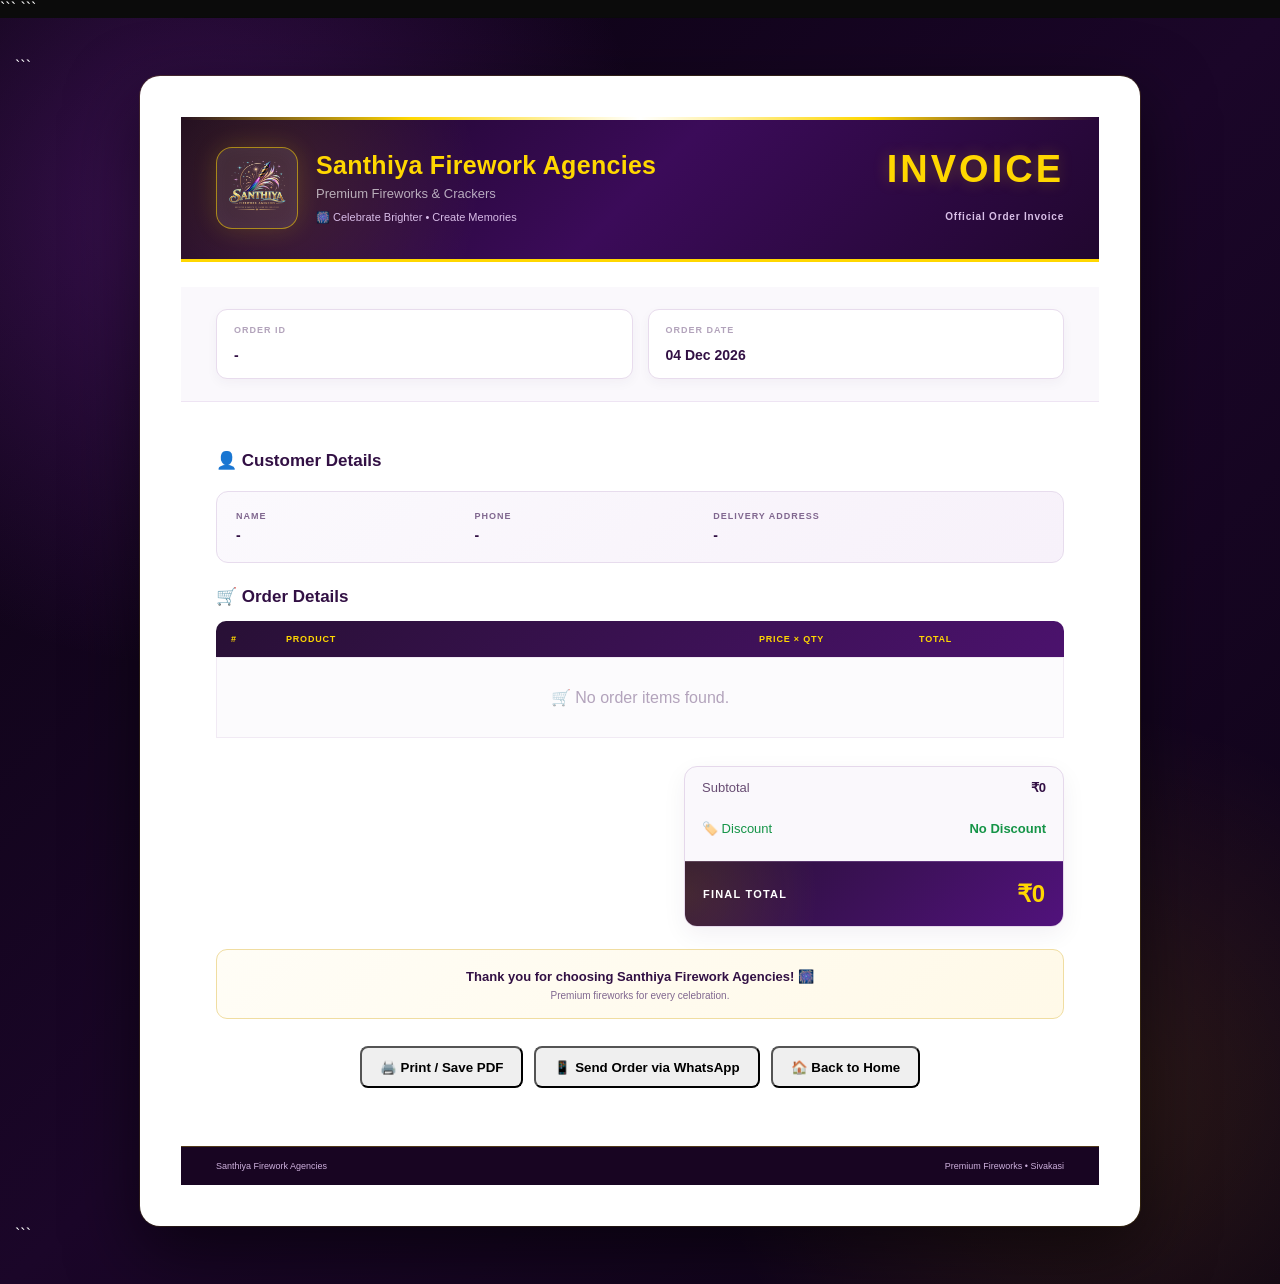
<file: invoice.html>
<!DOCTYPE html>

<html lang="en">

<head>

```
<meta charset="UTF-8">

<meta name="viewport"
      content="width=device-width, initial-scale=1.0">

<title>Invoice - Santhiya Firework Agencies</title>

<link rel="stylesheet" href="style.css">
```

</head>

<body>

<section class="invoice-page">

```
<div class="invoice">

    <!-- HEADER -->

    <div class="invoice-header">

        <div class="invoice-brand">

            <div class="invoice-logo">

                <img
                    src="logo.png"
                    alt="Santhiya Firework Agencies Logo">

            </div>

            <div class="invoice-shop-info">

                <h1>
                    Santhiya Firework Agencies
                </h1>

                <p>
                    Premium Fireworks & Crackers
                </p>

                <small>
                    🎆 Celebrate Brighter • Create Memories
                </small>

            </div>

        </div>


        <div class="invoice-title">

            <h2>INVOICE</h2>

            <span>
                Official Order Invoice
            </span>

        </div>

    </div>


    <!-- ORDER DETAILS -->

    <div class="invoice-details">

        <div>

            <span>Order ID</span>

            <strong id="invoice-order-id">
                ---
            </strong>

        </div>


        <div>

            <span>Order Date</span>

            <strong id="invoice-date">
                ---
            </strong>

        </div>

    </div>


    <!-- CUSTOMER DETAILS -->

    <div class="invoice-section">

        <h3>
            👤 Customer Details
        </h3>


        <div class="customer-details">

            <div>

                <span>Name</span>

                <strong id="invoice-customer-name">
                    ---
                </strong>

            </div>


            <div>

                <span>Phone</span>

                <strong id="invoice-customer-phone">
                    ---
                </strong>

            </div>


            <div class="address">

                <span>Delivery Address</span>

                <strong id="invoice-customer-address">
                    ---
                </strong>

            </div>

        </div>

    </div>


    <!-- ORDER ITEMS -->

    <div class="invoice-section">

        <h3>
            🛒 Order Details
        </h3>


        <div class="invoice-items-heading">

            <span>#</span>

            <span>Product</span>

            <span>Price × Qty</span>

            <span>Total</span>

        </div>


        <div id="invoice-items">

            <!-- Products will appear here -->

        </div>

    </div>


    <!-- PRICE SUMMARY -->

    <div class="invoice-summary">

        <div class="invoice-price-row">

            <span>
                Subtotal
            </span>

            <strong id="invoice-subtotal">
                ₹0
            </strong>

        </div>


        <div class="invoice-price-row discount">

            <span>
                🏷️ Discount
            </span>

            <strong id="invoice-discount">
                No Discount
            </strong>

        </div>


        <div class="invoice-final-total">

            <span>
                FINAL TOTAL
            </span>

            <strong id="invoice-total">
                ₹0
            </strong>

        </div>

    </div>


    <!-- THANK YOU -->

    <div class="invoice-thankyou">

        <strong>
            Thank you for choosing
            Santhiya Firework Agencies! 🎆
        </strong>

        <p>
            Premium fireworks for every celebration.
        </p>

    </div>


    <!-- BUTTONS -->

    <div class="invoice-actions">

        <button
            class="btn primary"
            onclick="printInvoice()">

            🖨️ Print / Save PDF

        </button>


        <button
            class="btn secondary"
            onclick="sendWhatsApp()">

            📱 Send Order via WhatsApp

        </button>


        <button
            class="btn"
            onclick="window.location.href='index.html'">

            🏠 Back to Home

        </button>

    </div>


    <!-- FOOTER -->

    <div class="invoice-footer">

        <span>
            Santhiya Firework Agencies
        </span>

        <span>
            Premium Fireworks • Sivakasi
        </span>

    </div>

</div>
```

</section>

<script src="invoice.js"></script>

</body>

</html>
</file>
<file: style.css>
/* =========================================
   GLOBAL
========================================= */

* {
    margin: 0;
    padding: 0;
    box-sizing: border-box;
}

html {
    scroll-behavior: smooth;
}

body {
    font-family: Arial, sans-serif;
    background: #0b0b0b;
    color: white;
}


/* =========================================
   HOME HERO
========================================= */

.hero {
    min-height: 100vh;
    position: relative;
    overflow: hidden;

    display: flex;
    align-items: center;
    justify-content: center;

    text-align: center;
    padding: 30px;

    background:
        radial-gradient(
            circle at 20% 30%,
            rgba(126, 52, 255, 0.35),
            transparent 30%
        ),
        radial-gradient(
            circle at 80% 20%,
            rgba(0, 180, 255, 0.25),
            transparent 28%
        ),
        radial-gradient(
            circle at 50% 100%,
            rgba(177, 36, 255, 0.28),
            transparent 35%
        ),
        linear-gradient(
            135deg,
            #05020d,
            #100522 45%,
            #030712
        );
}


/* NIGHT SKY */

.hero::before {
    content: "";
    position: absolute;
    inset: 0;

    background-image:
        radial-gradient(
            circle,
            rgba(255,255,255,0.8) 1px,
            transparent 1px
        ),
        radial-gradient(
            circle,
            rgba(255,255,255,0.5) 1px,
            transparent 1px
        );

    background-size:
        90px 90px,
        140px 140px;

    background-position:
        10px 20px,
        50px 70px;

    opacity: 0.35;
}


/* PURPLE GLOW */

.hero::after {
    content: "";

    position: absolute;

    width: 500px;
    height: 500px;

    border-radius: 50%;

    background: rgba(132, 55, 255, 0.16);

    filter: blur(80px);

    top: 10%;
    left: 50%;

    transform: translateX(-50%);
}


/* HERO CONTENT */

.hero-content {
    position: relative;
    z-index: 5;

    max-width: 850px;

    text-align: center;

    padding: 40px 20px;
}


/* SHOP BRAND */

.brand-name {
    font-size: clamp(38px, 6vw, 72px);

    font-weight: 900;

    letter-spacing: 8px;

    color: #ffffff;

    text-shadow:
        0 0 10px rgba(168, 85, 247, 0.8),
        0 0 30px rgba(96, 165, 250, 0.45);

    margin-bottom: 4px;
}

.brand-icon {
    color: #d8b4fe;

    font-size: 0.65em;

    text-shadow:
        0 0 15px #a855f7;
}

.brand-subtitle {
    font-size: 14px;

    letter-spacing: 7px;

    font-weight: 600;

    color: #c4b5fd;

    margin-bottom: 30px;

    text-shadow:
        0 0 12px rgba(139, 92, 246, 0.5);
}


/* OLD BADGE SUPPORT */

.hero .badge {
    display: inline-block;

    padding: 9px 18px;

    margin-bottom: 22px;

    border-radius: 30px;

    background: rgba(142, 70, 255, 0.12);

    border: 1px solid rgba(171, 112, 255, 0.35);

    color: #d7b8ff;

    font-size: 12px;

    letter-spacing: 2px;

    box-shadow:
        0 0 25px rgba(126, 52, 255, 0.15);
}


/* HERO TITLE */

.hero h1 {
    margin: 0;

    color: #ffffff;

    font-size: clamp(45px, 7vw, 82px);

    line-height: 1.05;

    font-weight: 800;

    letter-spacing: -2px;

    text-shadow:
        0 0 25px rgba(151, 78, 255, 0.25);
}

.hero .highlight {
    background:
        linear-gradient(
            90deg,
            #a855f7,
            #d8b4fe,
            #60a5fa
        );

    -webkit-background-clip: text;
    background-clip: text;

    color: transparent;

    text-shadow: none;
}


/* HERO DESCRIPTION */

.hero p {
    max-width: 600px;

    margin: 22px auto 30px;

    color: #b7aec8;

    font-size: 17px;

    line-height: 1.7;
}


/* HERO BUTTONS */

.hero .buttons {
    display: flex;

    justify-content: center;

    gap: 14px;

    flex-wrap: wrap;
}

.btn {
    display: inline-block;

    padding: 14px 28px;

    border-radius: 8px;

    text-decoration: none;

    font-weight: bold;

    cursor: pointer;
}


/* HERO PRIMARY */

.hero .btn.primary {
    padding: 14px 25px;

    border-radius: 12px;

    background:
        linear-gradient(
            135deg,
            #8b5cf6,
            #6d28d9
        );

    border:
        1px solid rgba(196, 166, 255, 0.35);

    color: white;

    font-weight: 700;

    box-shadow:
        0 10px 30px rgba(109, 40, 217, 0.35);

    transition: 0.3s;
}

.hero .btn.primary:hover {
    transform: translateY(-3px);

    box-shadow:
        0 15px 40px rgba(139, 92, 246, 0.45);
}


/* HERO SECONDARY */

.hero .btn.secondary {
    padding: 14px 25px;

    border-radius: 12px;

    background: rgba(255,255,255,0.04);

    border:
        1px solid rgba(255,255,255,0.15);

    color: #ddd6fe;

    backdrop-filter: blur(10px);

    transition: 0.3s;
}

.hero .btn.secondary:hover {
    background:
        rgba(139,92,246,0.12);

    border-color:
        rgba(167,139,250,0.4);

    transform: translateY(-3px);
}


/* =========================================
   FIREWORKS CANVAS
========================================= */

#fireworks-canvas {
    position: absolute;

    inset: 0;

    width: 100%;
    height: 100%;

    pointer-events: none;

    z-index: 1;
}


/* =========================================
   PRODUCTS SECTION
========================================= */

.products-section {
    padding: 80px 30px;

    background:
        linear-gradient(
            180deg,
            #080612,
            #0b0b0b
        );
}


/* SECTION TITLE */

.section-title {
    text-align: center;

    max-width: 700px;

    margin: 0 auto 50px;
}

.section-title span {
    color: #c4b5fd;

    font-size: 13px;

    letter-spacing: 3px;

    font-weight: bold;
}

.section-title h2 {
    font-size: 38px;

    margin: 12px 0;

    color: #ffffff;
}

.section-title p {
    color: #aaa4bb;

    font-size: 17px;
}


/* =========================================
   SEARCH + CATEGORY TOOLBAR
========================================= */

.product-filter-bar {
    max-width: 1200px;

    margin: 0 auto 30px;

    display: flex;

    /* align-items: center; */

    justify-content: space-between;

    gap: 18px;

    padding: 14px;

    background:
        rgba(15, 10, 30, 0.75);

    border:
        1px solid rgba(168, 85, 247, 0.18);

    border-radius: 18px;

    backdrop-filter: blur(15px);

    box-shadow:
        0 12px 35px rgba(0,0,0,0.25);
}


/* SEARCH */

.product-search {
    display: flex;

    align-items: center;

    gap: 10px;

    flex: 1;

    max-width: 400px;

    padding: 11px 15px;

    background:
        rgba(255,255,255,0.04);

    border:
        1px solid rgba(255,255,255,0.10);

    border-radius: 12px;

    color: #c4b5fd;

    transition: 0.3s;
}

.product-search:focus-within {
    border-color:
        rgba(168,85,247,0.55);

    box-shadow:
        0 0 20px rgba(139,92,246,0.15);
}

.product-search input {
    width: 100%;

    border: none;

    outline: none;

    background: transparent;

    color: white;

    font-size: 13px;
}

.product-search input::placeholder {
    color: #777084;
}


/* CATEGORY */

.product-categories {
    display: flex;

    gap: 7px;

    flex-wrap: wrap;

    justify-content: flex-end;
}

.category-filter {
    padding: 10px 15px;

    border-radius: 10px;

    border: 1px solid transparent;

    background: transparent;

    color: #91899f;

    font-size: 12px;

    font-weight: 600;

    cursor: pointer;

    transition: 0.25s;
}

.category-filter:hover {
    color: #ddd6fe;

    background:
        rgba(139,92,246,0.10);

    border-color:
        rgba(168,85,247,0.20);
}

.category-filter.active {
    color: white;

    background:
        linear-gradient(
            135deg,
            #8b5cf6,
            #6d28d9
        );

    border-color:
        rgba(196,166,255,0.35);

    box-shadow:
        0 6px 18px
        rgba(109,40,217,0.30);
}


/* =========================================
   PRODUCT GRID
========================================= */

.products-grid {
    max-width: 1200px;

    margin: auto;

    width: 100%;
}


/* IMPORTANT:
   Product cards automatically fit
   laptop / PC / mobile */

#product-list {
    width: 100%;

    display: grid;

    grid-template-columns:
        repeat(
            auto-fit,
            minmax(260px, 1fr)
        );

    gap: 22px;
}


/* =========================================
   PREMIUM CUSTOMER PRODUCT CARD
========================================= */

.customer-product-card {
    position: relative;

    overflow: hidden;

    width: 100%;

    background:
        linear-gradient(
            145deg,
            rgba(30, 20, 55, 0.95),
            rgba(8, 12, 30, 0.98)
        );

    border:
        1px solid rgba(168, 85, 247, 0.20);

    border-radius: 22px;

    padding: 16px;

    box-shadow:
        0 15px 40px rgba(0, 0, 0, 0.35),
        inset 0 1px 0 rgba(255,255,255,0.06);

    backdrop-filter: blur(15px);

    transition:
        transform 0.35s ease,
        border-color 0.35s ease,
        box-shadow 0.35s ease;
}

.customer-product-card::before {
    content: "";

    position: absolute;

    width: 180px;
    height: 180px;

    top: -90px;
    right: -70px;

    background:
        rgba(139, 92, 246, 0.18);

    border-radius: 50%;

    filter: blur(45px);

    pointer-events: none;
}

.customer-product-card:hover {
    transform: translateY(-8px);

    border-color:
        rgba(168, 85, 247, 0.55);

    box-shadow:
        0 20px 50px rgba(0,0,0,0.45),
        0 0 35px rgba(139,92,246,0.18);
}


/* PRODUCT IMAGE */

.customer-product-image {
    position: relative;

    height: 220px;

    display: flex;

    align-items: center;

    justify-content: center;

    overflow: hidden;

    border-radius: 17px;

    background:
        radial-gradient(
            circle at center,
            rgba(139,92,246,0.22),
            rgba(7,9,25,0.95) 70%
        );

    border:
        1px solid rgba(255,255,255,0.08);

    margin-bottom: 18px;
}

.customer-product-image::after {
    content: "";

    position: absolute;

    inset: 0;

    background:
        linear-gradient(
            135deg,
            transparent 40%,
            rgba(255,255,255,0.05),
            transparent 60%
        );

    pointer-events: none;
}

.customer-product-image img {
    width: 100%;
    height: 100%;

    object-fit: contain;

    padding: 15px;

    transition:
        transform 0.4s ease;
}

.customer-product-card:hover
.customer-product-image img {
    transform: scale(1.08);
}

.customer-product-image span {
    font-size: 75px;

    filter:
        drop-shadow(
            0 0 20px
            rgba(168,85,247,0.7)
        );

    transition:
        transform 0.4s ease;
}

.customer-product-card:hover
.customer-product-image span {
    transform:
        scale(1.15)
        rotate(-3deg);
}


/* PRODUCT INFO */

.customer-product-info {
    padding: 2px 4px 4px;
}

.customer-product-category {
    display: inline-block;

    padding: 5px 10px;

    margin-bottom: 9px;

    border-radius: 20px;

    background:
        rgba(139,92,246,0.12);

    border:
        1px solid rgba(168,85,247,0.25);

    color: #c4b5fd;

    font-size: 10px;

    font-weight: 700;

    letter-spacing: 1px;

    text-transform: uppercase;
}

.customer-product-info h3 {
    margin: 2px 0 8px;

    color: #ffffff;

    font-size: 19px;

    font-weight: 700;
}

.customer-product-info p {
    margin: 0 0 17px;

    color: #aaa4bb;

    font-size: 12px;

    line-height: 1.6;

    min-height: 38px;
}


/* PRICE + QUANTITY */

.customer-product-bottom {
    display: flex;

    align-items: center;

    justify-content: space-between;

    gap: 10px;

    margin-bottom: 14px;
}

.customer-product-bottom > strong {
    color: #e9d5ff;

    font-size: 24px;

    font-weight: 800;

    text-shadow:
        0 0 15px
        rgba(168,85,247,0.35);
}


/* QUANTITY */

.product-quantity {
    display: flex;

    align-items: center;

    gap: 8px;

    padding: 5px;

    background:
        rgba(255,255,255,0.04);

    border:
        1px solid rgba(255,255,255,0.10);

    border-radius: 11px;
}

.product-quantity button {
    width: 29px;
    height: 29px;

    border: none;

    border-radius: 8px;

    background:
        rgba(139,92,246,0.18);

    color: #ddd6fe;

    font-size: 18px;

    cursor: pointer;

    transition: 0.2s;
}

.product-quantity button:hover {
    background:
        linear-gradient(
            135deg,
            #8b5cf6,
            #6d28d9
        );

    color: white;

    transform: scale(1.05);
}

.product-quantity span {
    min-width: 20px;

    text-align: center;

    color: white;

    font-size: 13px;

    font-weight: 700;
}


/* ADD TO CART */

.customer-add-cart {
    width: 100%;

    padding: 12px 15px;

    border:
        1px solid rgba(196,166,255,0.25);

    border-radius: 12px;

    background:
        linear-gradient(
            135deg,
            rgba(139,92,246,0.9),
            rgba(109,40,217,0.9)
        );

    color: white;

    font-size: 13px;

    font-weight: 700;

    cursor: pointer;

    box-shadow:
        0 8px 20px
        rgba(109,40,217,0.22);

    transition: 0.3s;
}

.customer-add-cart:hover {
    transform: translateY(-2px);

    box-shadow:
        0 12px 28px
        rgba(139,92,246,0.4);

    background:
        linear-gradient(
            135deg,
            #a855f7,
            #7c3aed
        );
}

.customer-add-cart:active {
    transform: scale(0.98);
}


/* NO PRODUCTS */

.no-products {
    grid-column: 1 / -1;

    text-align: center;

    padding: 50px 20px;

    color: #aaa4bb;
}


/* =========================================
   CART
========================================= */

.cart-section {
    padding: 80px 30px;

    background:
        linear-gradient(
            180deg,
            #0b0b0b,
            #080612
        );
}

#cart-items {
    max-width: 900px;

    margin: auto;
}

.empty-cart {
    text-align: center;

    color: #888;

    padding: 30px;
}

.cart-item {
    display: grid;

    grid-template-columns:
        1fr auto auto auto;

    align-items: center;

    gap: 25px;

    background:
        rgba(24,18,38,0.85);

    border:
        1px solid rgba(168,85,247,0.15);

    padding: 20px;

    margin-bottom: 15px;

    border-radius: 14px;
}

.cart-item h3 {
    margin-bottom: 6px;
}

.cart-item p {
    color: #999;
}

.quantity-controls {
    display: flex;

    align-items: center;

    gap: 12px;
}

.quantity-controls button {
    width: 32px;
    height: 32px;

    border: none;

    border-radius: 6px;

    background: #8b5cf6;

    color: white;

    font-size: 20px;

    cursor: pointer;
}

.quantity-controls span {
    min-width: 20px;

    text-align: center;
}

.cart-item strong {
    color: #c4b5fd;

    font-size: 18px;
}

.remove-btn {
    border: none;

    background: transparent;

    color: #ff5555;

    font-size: 18px;

    cursor: pointer;
}

.cart-summary {
    max-width: 900px;

    margin: 30px auto 0;

    padding: 25px;

    text-align: right;

    border-top:
        1px solid #333;
}

.cart-summary h3 {
    font-size: 25px;

    margin-bottom: 20px;

    color: #c4b5fd;
}


/* =========================================
   CHECKOUT
========================================= */

/* =========================================
   PREMIUM CHECKOUT
========================================= */

.checkout-section {
    min-height: 100vh;
    padding: 70px 30px 40px;

    background:
        radial-gradient(
            circle at 15% 10%,
            rgba(139, 92, 246, 0.18),
            transparent 30%
        ),
        radial-gradient(
            circle at 85% 20%,
            rgba(96, 165, 250, 0.12),
            transparent 30%
        ),
        linear-gradient(
            135deg,
            #05020d,
            #100522 45%,
            #030712
        );
}


/* CHECKOUT CONTAINER */

.checkout-container {
    width: min(1100px, 100%);

    margin: auto;

    display: grid;

    grid-template-columns:
        1fr 1fr;

    gap: 25px;

    align-items: start;
}


/* =========================================
   CHECKOUT CARDS
========================================= */

.customer-form,
.order-summary {
    position: relative;

    overflow: hidden;

    background:
        linear-gradient(
            145deg,
            rgba(30, 20, 55, 0.92),
            rgba(8, 12, 30, 0.96)
        );

    border:
        1px solid rgba(168, 85, 247, 0.20);

    border-radius: 22px;

    padding: 30px;

    box-shadow:
        0 20px 60px rgba(0,0,0,0.35),
        inset 0 1px 0 rgba(255,255,255,0.05);

    backdrop-filter: blur(18px);
}


/* CARD GLOW */

.customer-form::before,
.order-summary::before {
    content: "";

    position: absolute;

    width: 180px;
    height: 180px;

    top: -90px;
    right: -70px;

    background:
        rgba(139,92,246,0.15);

    border-radius: 50%;

    filter: blur(45px);

    pointer-events: none;
}


/* =========================================
   CARD HEADER
========================================= */

.checkout-card-header {
    position: relative;

    display: flex;

    align-items: center;

    gap: 15px;

    margin-bottom: 28px;

    padding-bottom: 20px;

    border-bottom:
        1px solid rgba(255,255,255,0.08);
}

.checkout-icon {
    width: 48px;
    height: 48px;

    flex-shrink: 0;

    display: flex;

    align-items: center;

    justify-content: center;

    border-radius: 14px;

    background:
        linear-gradient(
            135deg,
            rgba(139,92,246,0.25),
            rgba(109,40,217,0.12)
        );

    border:
        1px solid rgba(168,85,247,0.25);

    font-size: 22px;

    box-shadow:
        0 8px 20px
        rgba(109,40,217,0.15);
}

.checkout-card-header h3 {
    margin: 0 0 5px;

    color: #ffffff;

    font-size: 22px;
}

.checkout-card-header p {
    margin: 0;

    color: #91899f;

    font-size: 12px;

    line-height: 1.5;
}


/* =========================================
   FORM
========================================= */

.form-group {
    margin-bottom: 20px;
}

.customer-form label {
    display: block;

    margin-bottom: 8px;

    color: #d8d2e3;

    font-size: 12px;

    font-weight: 700;

    letter-spacing: 0.3px;
}

.customer-form input,
.customer-form textarea {
    width: 100%;

    padding: 14px 15px;

    background:
        rgba(5,3,15,0.75);

    border:
        1px solid rgba(255,255,255,0.10);

    border-radius: 11px;

    color: white;

    font-size: 14px;

    outline: none;

    transition: 0.25s;
}

.customer-form input::placeholder,
.customer-form textarea::placeholder {
    color: #625c70;
}

.customer-form input:focus,
.customer-form textarea:focus {
    border-color:
        rgba(168,85,247,0.60);

    background:
        rgba(8,5,20,0.95);

    box-shadow:
        0 0 0 3px
        rgba(139,92,246,0.08);
}

.customer-form textarea {
    resize: vertical;

    min-height: 120px;
}


/* =========================================
   SECURITY NOTE
========================================= */

.checkout-note {
    margin: 5px 0 20px;

    padding: 12px 14px;

    border-radius: 10px;

    background:
        rgba(255,255,255,0.035);

    border:
        1px solid rgba(255,255,255,0.07);

    color: #817b8e;

    font-size: 11px;

    line-height: 1.5;
}


/* =========================================
   CONFIRM BUTTON
========================================= */

.confirm-btn {
    width: 100%;

    border: none;

    padding: 15px;

    border-radius: 12px;

    background:
        linear-gradient(
            135deg,
            #8b5cf6,
            #6d28d9
        );

    color: white;

    font-size: 14px;

    font-weight: 700;

    cursor: pointer;

    box-shadow:
        0 10px 25px
        rgba(109,40,217,0.30);

    transition: 0.3s;
}

.confirm-btn:hover {
    transform: translateY(-2px);

    box-shadow:
        0 15px 35px
        rgba(139,92,246,0.40);
}

.confirm-btn:active {
    transform: scale(0.98);
}


/* =========================================
   CHECKOUT PRODUCTS
========================================= */

#checkout-items {
    max-height: 390px;

    overflow-y: auto;

    padding-right: 5px;
}

#checkout-items::-webkit-scrollbar {
    width: 5px;
}

#checkout-items::-webkit-scrollbar-thumb {
    background: #6d28d9;

    border-radius: 10px;
}

.checkout-item {
    display: flex;

    align-items: center;

    justify-content: space-between;

    gap: 15px;

    padding: 16px 4px;

    border-bottom:
        1px solid rgba(255,255,255,0.07);
}

.checkout-item:last-child {
    border-bottom: none;
}

.checkout-item h4 {
    margin: 0 0 6px;

    color: #ffffff;

    font-size: 14px;
}

.checkout-item p {
    margin: 0;

    color: #817b8e;

    font-size: 11px;
}

.checkout-item strong {
    color: #d8b4fe;

    font-size: 15px;

    white-space: nowrap;
}


/* =========================================
   PRICE SUMMARY
========================================= */

.price-summary {
    margin-top: 15px;

    padding-top: 15px;

    border-top:
        1px solid rgba(255,255,255,0.10);
}

.price-row {
    display: flex;

    align-items: center;

    justify-content: space-between;

    gap: 15px;

    padding: 9px 0;

    color: #a7a0b3;

    font-size: 13px;
}

.price-row strong {
    color: #ddd6fe;

    font-size: 14px;
}


/* DISCOUNT */

.discount-row span,
.discount-row strong {
    color: #86efac;
}

.discount-info {
    margin: 8px 0 15px;

    padding: 9px 12px;

    border-radius: 9px;

    background:
        rgba(34,197,94,0.07);

    border:
        1px solid rgba(34,197,94,0.15);

    color: #86efac;

    font-size: 10px;
}


/* =========================================
   FINAL TOTAL
========================================= */

.checkout-total {
    display: flex;

    align-items: center;

    justify-content: space-between;

    gap: 20px;

    margin-top: 10px;

    padding: 18px;

    border-radius: 14px;

    background:
        linear-gradient(
            135deg,
            rgba(139,92,246,0.16),
            rgba(109,40,217,0.08)
        );

    border:
        1px solid rgba(168,85,247,0.22);
}

.checkout-total > div {
    display: flex;

    flex-direction: column;

    gap: 5px;
}

.checkout-total span {
    color: #ddd6fe;

    font-size: 15px;

    font-weight: 700;
}

.checkout-total small {
    color: #817b8e;

    font-size: 10px;
}

.checkout-total > strong {
    color: #e9d5ff;

    font-size: 26px;

    font-weight: 800;

    white-space: nowrap;

    text-shadow:
        0 0 15px
        rgba(168,85,247,0.35);
}


/* =========================================
   CONTINUE SHOPPING
========================================= */

.checkout-back {
    width: min(1100px, 100%);

    margin: 25px auto 0;

    text-align: center;
}

.checkout-back a {
    color: #a78bfa;

    text-decoration: none;

    font-size: 13px;

    transition: 0.2s;
}

.checkout-back a:hover {
    color: #ddd6fe;
}


/* =========================================
   CHECKOUT RESPONSIVE
========================================= */

@media (max-width: 800px) {

    .checkout-section {
        padding:
            50px 18px 35px;
    }

    .checkout-container {
        grid-template-columns: 1fr;
    }

    .customer-form,
    .order-summary {
        padding: 22px;
    }

}


@media (max-width: 500px) {

    .checkout-section {
        padding:
            40px 12px 30px;
    }

    .customer-form,
    .order-summary {
        padding: 18px;

        border-radius: 18px;
    }

    .checkout-card-header {
        gap: 11px;

        margin-bottom: 22px;
    }

    .checkout-icon {
        width: 42px;
        height: 42px;

        font-size: 19px;
    }

    .checkout-card-header h3 {
        font-size: 19px;
    }

    .checkout-card-header p {
        font-size: 10px;
    }

    .checkout-total {
        padding: 15px;
    }

    .checkout-total span {
        font-size: 13px;
    }

    .checkout-total > strong {
        font-size: 22px;
    }

}
/* =========================================
   INVOICE
========================================= */

.invoice-page {
    min-height: 100vh;

    padding: 60px 20px;

    background:
        radial-gradient(
            circle at top,
            #24104a 0%,
            #111 35%,
            #080808 75%
        );
}

.invoice {
    max-width: 900px;

    margin: auto;

    padding: 40px;

    background: #151515;

    border: 1px solid #333;

    border-radius: 18px;

    box-shadow:
        0 20px 60px
        rgba(0, 0, 0, 0.5);
}

.invoice-header {
    display: flex;

    justify-content: space-between;

    align-items: center;

    gap: 20px;

    padding-bottom: 25px;

    border-bottom:
        1px solid #333;
}

.invoice-shop {
    font-size: 25px;

    font-weight: bold;

    color: #c4b5fd;
}

.invoice-header p {
    margin-top: 8px;

    color: #999;
}

.invoice-title {
    font-size: 32px;

    font-weight: bold;

    letter-spacing: 3px;

    color: #fff;
}

.invoice-details {
    display: flex;

    justify-content: space-between;

    gap: 20px;

    padding: 25px 0;
}

.invoice-details div {
    display: flex;

    flex-direction: column;

    gap: 6px;
}

.invoice-details span {
    color: #888;

    font-size: 13px;

    text-transform: uppercase;
}

.invoice-details strong {
    color: #fff;
}

.customer-details,
.invoice-products {
    margin-top: 25px;

    padding: 25px;

    background: #101010;

    border: 1px solid #292929;

    border-radius: 12px;
}

.customer-details h3,
.invoice-products h3 {
    margin-bottom: 18px;

    color: #c4b5fd;
}

.customer-details p {
    margin: 10px 0;

    color: #bbb;

    line-height: 1.6;
}

.customer-details strong {
    color: #fff;
}

.invoice-item {
    display: flex;

    justify-content: space-between;

    align-items: center;

    gap: 20px;

    padding: 16px 0;

    border-bottom:
        1px solid #292929;
}

.invoice-item:last-child {
    border-bottom: none;
}

.invoice-item strong {
    color: #fff;
}

.invoice-item p {
    margin-top: 5px;

    color: #888;

    font-size: 14px;
}

.invoice-total {
    display: flex;

    justify-content: space-between;

    align-items: center;

    margin-top: 25px;

    padding: 25px;

    border-radius: 12px;

    background: #171027;

    border:
        1px solid #543c7a;
}

.invoice-total span {
    font-size: 20px;

    font-weight: bold;
}

.invoice-total strong {
    font-size: 28px;

    color: #c4b5fd;
}

.invoice-footer {
    text-align: center;

    margin-top: 30px;
}

.invoice-footer p {
    color: #999;

    margin-bottom: 20px;
}

.invoice-footer button {
    border: none;
}


/* =========================================
   ADMIN ORDER MANAGEMENT
========================================= */

.orders-section {
    margin-top: 70px;

    color: #e8e1d5;
}

.orders-section .section-title span {
    color: #c9a45c;

    letter-spacing: 3px;

    font-size: 12px;

    font-weight: 700;
}

.orders-section .section-title h2 {
    color: #f4ead7;
}

.orders-section .section-title p {
    color: #9f988d;
}


/* ORDER STATS */

.order-stats {
    display: grid;

    grid-template-columns:
        repeat(4, 1fr);

    gap: 18px;

    margin: 30px 0;
}

.order-stat-card {
    position: relative;

    display: flex;

    align-items: center;

    gap: 16px;

    padding: 22px;

    background:
        linear-gradient(
            145deg,
            #1c1b19,
            #111110
        );

    border: 1px solid #332d24;

    border-radius: 16px;

    box-shadow:
        0 10px 30px
        rgba(0, 0, 0, 0.35);

    transition: 0.3s;
}

.order-stat-card:hover {
    transform: translateY(-4px);

    border-color: #8d713c;
}

.order-stat-card > span {
    width: 48px;
    height: 48px;

    display: flex;

    align-items: center;

    justify-content: center;

    background: #26231e;

    border:
        1px solid #3a3329;

    border-radius: 12px;

    font-size: 23px;
}

.order-stat-card small {
    display: block;

    color: #8f897f;

    font-size: 12px;

    margin-bottom: 5px;
}

.order-stat-card h3 {
    margin: 0;

    color: #ead6aa;

    font-size: 27px;
}


/* ORDER FILTERS */

.order-filters {
    display: flex;

    gap: 10px;

    flex-wrap: wrap;

    margin-bottom: 25px;

    padding: 6px;

    background: #151412;

    border: 1px solid #2c2822;

    border-radius: 14px;

    width: fit-content;
}

.order-filter {
    border: 1px solid transparent;

    background: transparent;

    color: #918b81;

    padding: 10px 18px;

    border-radius: 9px;

    cursor: pointer;

    font-size: 13px;

    font-weight: 600;

    transition: 0.25s;
}

.order-filter:hover {
    color: #e6d4ae;

    background: #211f1b;
}

.order-filter.active {
    background:
        linear-gradient(
            135deg,
            #b89450,
            #80652f
        );

    color: #17140f;

    box-shadow:
        0 5px 15px
        rgba(201,164,92,0.18);
}


/* ORDER CARD */

.admin-order-card {
    position: relative;

    background:
        linear-gradient(
            145deg,
            #1b1a18,
            #111110
        );

    border:
        1px solid #302b24;

    border-radius: 18px;

    padding: 25px;

    margin-bottom: 20px;

    box-shadow:
        0 12px 35px
        rgba(0,0,0,0.4);

    transition: 0.3s;
}

.admin-order-card:hover {
    border-color: #6d5730;
}


/* ORDER HEADER */

.admin-order-header {
    display: flex;

    justify-content: space-between;

    align-items: center;

    padding-bottom: 18px;

    border-bottom:
        1px solid #2b2823;
}

.order-label {
    font-size: 10px;

    color: #82796b;

    letter-spacing: 2px;
}

.admin-order-header h3 {
    margin: 5px 0 0;

    color: #e8d7b6;

    font-size: 18px;

    font-weight: 600;
}


/* STATUS */

.order-status {
    padding: 7px 14px;

    border-radius: 20px;

    font-size: 11px;

    font-weight: 700;

    letter-spacing: 0.5px;
}

.order-status.pending {
    background:
        rgba(201,164,92,0.12);

    border:
        1px solid rgba(201,164,92,0.35);

    color: #d7b66f;
}

.order-status.confirmed {
    background:
        rgba(91,145,105,0.12);

    border:
        1px solid rgba(91,145,105,0.3);

    color: #8ec69a;
}

.order-status.rejected {
    background:
        rgba(164,75,75,0.12);

    border:
        1px solid rgba(164,75,75,0.3);

    color: #d98d8d;
}


/* CUSTOMER INFO */

.admin-customer-info {
    display: grid;

    grid-template-columns:
        1fr 1fr;

    gap: 14px;

    padding: 20px 0;
}

.admin-customer-info div {
    background: #151513;

    border: 1px solid #28251f;

    padding: 15px;

    border-radius: 12px;
}

.admin-customer-info div:last-child {
    grid-column: span 2;
}

.admin-customer-info span {
    display: block;

    color: #79736a;

    font-size: 11px;

    margin-bottom: 6px;

    text-transform: uppercase;

    letter-spacing: 0.6px;
}

.admin-customer-info strong {
    color: #d6cec0;

    font-size: 14px;

    font-weight: 500;
}


/* ORDER PRODUCTS */

.admin-order-products {
    border-top:
        1px solid #2b2823;

    padding-top: 18px;
}

.admin-order-products h4 {
    color: #c9a45c;

    font-size: 13px;

    margin-bottom: 12px;
}

.admin-order-item {
    display: flex;

    justify-content: space-between;

    align-items: center;

    padding: 12px 4px;

    border-bottom:
        1px dashed #302c25;
}

.admin-order-item div {
    display: flex;

    flex-direction: column;

    gap: 4px;
}

.admin-order-item strong {
    color: #d8d0c2;

    font-size: 14px;
}

.admin-order-item small {
    color: #777168;

    font-size: 11px;
}


/* ORDER FOOTER */

.admin-order-footer {
    display: flex;

    justify-content: space-between;

    align-items: center;

    margin-top: 20px;

    padding-top: 18px;

    border-top:
        1px solid #2b2823;
}

.admin-order-footer > div:first-child {
    display: flex;

    flex-direction: column;

    gap: 5px;
}

.admin-order-footer span {
    color: #777168;

    font-size: 11px;

    text-transform: uppercase;

    letter-spacing: 0.6px;
}

.admin-order-footer strong {
    color: #d8b76e;

    font-size: 23px;
}


/* ORDER ACTIONS */

.admin-order-actions {
    display: flex;

    gap: 10px;
}

.admin-order-actions .btn {
    border-radius: 9px;

    padding: 10px 16px;

    font-size: 12px;

    font-weight: 600;
}

.admin-order-actions .btn.primary {
    background:
        linear-gradient(
            135deg,
            #c7a45c,
            #927238
        );

    color: #17130c;

    border: none;
}

.admin-order-actions .btn:not(.primary) {
    background: #201d19;

    color: #b7afa3;

    border: 1px solid #39332a;
}


/* EMPTY ORDERS */

.empty-orders {
    text-align: center;

    padding: 55px 20px;

    background: #151513;

    border:
        1px dashed #383229;

    border-radius: 16px;
}

.empty-orders h3 {
    color: #d5c6ad;

    margin-bottom: 8px;
}

.empty-orders p {
    color: #777168;
}


/* =========================================
   ADMIN PRODUCT MANAGEMENT
========================================= */

#admin-products {
    display: grid;

    grid-template-columns:
        repeat(2, minmax(0, 1fr));

    gap: 18px;

    margin-top: 30px;
}

.admin-product-card {
    display: grid;

    grid-template-columns:
        90px 1fr;

    gap: 18px;

    padding: 18px;

    background:
        linear-gradient(
            145deg,
            #1b1a18,
            #111110
        );

    border:
        1px solid #302b24;

    border-radius: 16px;

    box-shadow:
        0 10px 30px
        rgba(0,0,0,0.35);

    transition: 0.3s;
}

.admin-product-card:hover {
    transform: translateY(-3px);

    border-color: #6d5730;
}

.admin-product-card::before {
    content: "🎆";

    width: 90px;
    height: 90px;

    display: flex;

    align-items: center;

    justify-content: center;

    background: #151412;

    border:
        1px solid #332d24;

    border-radius: 12px;

    font-size: 35px;

    grid-row: span 2;
}

.admin-product-card h3 {
    margin: 0 0 6px;

    color: #ead9b7;

    font-size: 17px;
}

.admin-product-card p {
    margin: 5px 0;

    color: #858078;

    font-size: 12px;

    line-height: 1.5;
}

.admin-product-card strong {
    color: #d7b66f;

    font-size: 20px;
}

.admin-product-card p:nth-of-type(2) {
    color: #a99a7e;
}

.admin-product-card p:nth-of-type(3) {
    display: inline-block;

    padding: 5px 10px;

    background:
        rgba(91,145,105,0.1);

    border:
        1px solid rgba(91,145,105,0.25);

    border-radius: 20px;

    color: #8ec69a;

    font-size: 11px;
}

.admin-product-buttons {
    grid-column: 2;

    display: flex;

    gap: 8px;

    margin-top: 8px;
}

.admin-product-buttons .btn {
    padding: 8px 14px;

    border-radius: 8px;

    font-size: 12px;

    cursor: pointer;

    transition: 0.2s;
}

.admin-product-buttons .btn:first-child {
    background: #26221b;

    border:
        1px solid #66522f;

    color: #d6b875;
}

.admin-product-buttons .btn:last-child {
    background: #211918;

    border:
        1px solid #5b3434;

    color: #c98787;
}


/* =========================================
   PRINT
========================================= */

@media print {

    body {
        background: white;

        color: black;
    }

    .invoice-page {
        padding: 0;

        background: white;
    }

    .invoice {
        max-width: 100%;

        padding: 20px;

        background: white;

        color: black;

        border: none;

        box-shadow: none;
    }

    .invoice-shop,
    .invoice-title,
    .invoice-total strong {
        color: black;
    }

    .invoice-header,
    .invoice-details,
    .customer-details,
    .invoice-products,
    .invoice-total {
        border-color: #ccc;
    }

    .customer-details,
    .invoice-products {
        background: white;
    }

    .customer-details p,
    .invoice-item p,
    .invoice-footer p {
        color: #333;
    }

    .invoice-item strong,
    .invoice-details strong,
    .customer-details strong {
        color: black;
    }

    .invoice-total {
        background: #f5f5f5;
    }

    .invoice-footer button {
        display: none;
    }
}


/* =========================================
   TABLET
========================================= */

@media (max-width: 1000px) {

    #product-list {
        grid-template-columns:
            repeat(
                2,
                minmax(0, 1fr)
            );
    }

    .order-stats {
        grid-template-columns:
            repeat(2, 1fr);
    }

}


/* =========================================
   MOBILE
========================================= */

@media (max-width: 800px) {

    .product-toolbar {
        flex-direction: column;

        align-items: stretch;
    }

    .product-search {
        max-width: none;

        width: 100%;
    }

    .product-categories {
        justify-content: center;
    }

    #admin-products {
        grid-template-columns: 1fr;
    }

    .checkout-container {
        grid-template-columns: 1fr;
    }

}


/* =========================================
   SMALL MOBILE
========================================= */

@media (max-width: 600px) {

    .hero {
        padding: 20px;
    }

    .hero h1 {
        font-size: 45px;

        letter-spacing: -1px;
    }

    .hero p {
        font-size: 15px;
    }

    .hero .buttons {
        flex-direction: column;

        align-items: stretch;
    }

    .hero .btn {
        width: 100%;
    }

    .brand-name {
        font-size: 38px;

        letter-spacing: 5px;
    }

    .brand-subtitle {
        font-size: 10px;

        letter-spacing: 4px;
    }

    #product-list {
        grid-template-columns: 1fr;

        gap: 18px;
    }

    .customer-product-image {
        height: 230px;
    }

    .customer-product-card {
        border-radius: 19px;
    }

    .section-title h2 {
        font-size: 30px;
    }

    .cart-item {
        grid-template-columns: 1fr;

        gap: 12px;
    }

    .cart-summary {
        text-align: center;
    }

    .order-stats {
        grid-template-columns: 1fr;
    }

    .admin-customer-info {
        grid-template-columns: 1fr;
    }

    .admin-customer-info div:last-child {
        grid-column: span 1;
    }

    .admin-order-header {
        flex-direction: column;

        align-items: flex-start;

        gap: 12px;
    }

    .admin-order-footer {
        flex-direction: column;

        align-items: flex-start;

        gap: 20px;
    }

    .admin-order-actions {
        width: 100%;

        flex-direction: column;
    }

    .admin-order-actions .btn {
        width: 100%;
    }

    .admin-product-card {
        grid-template-columns:
            70px 1fr;
    }

    .admin-product-card::before {
        width: 70px;
        height: 70px;
    }

    .admin-product-buttons {
        grid-column: 2;

        flex-direction: column;
    }

    .admin-product-buttons .btn {
        width: 100%;
    }

    .checkout-section {
        padding: 50px 18px;
    }

    .customer-form,
    .order-summary {
        padding: 22px;
    }

    .invoice-page {
        padding: 25px 12px;
    }

    .invoice {
        padding: 22px;
    }

    .invoice-header {
        flex-direction: column;

        align-items: flex-start;
    }

    .invoice-title {
        font-size: 26px;
    }

    .invoice-details {
        flex-direction: column;
    }

    .invoice-total {
        padding: 18px;
    }

    .invoice-total span {
        font-size: 17px;
    }

    .invoice-total strong {
        font-size: 23px;
    }

}


/* =========================================
   VERY SMALL PHONES
========================================= */

@media (max-width: 500px) {

    .category-filter {
        flex: 1;

        padding: 10px 8px;
    }

}
/* =========================================
   DISCOUNT SETTINGS
========================================= */

.discount-settings-card {
    max-width: 1200px;
    margin: 25px auto;
    padding: 28px;
    border-radius: 20px;
    background: rgba(255, 255, 255, 0.06);
    border: 1px solid rgba(255, 215, 100, 0.25);
    backdrop-filter: blur(15px);
}

.discount-settings-header {
    display: flex;
    align-items: center;
    gap: 15px;
    margin-bottom: 25px;
}

.discount-settings-icon {
    width: 52px;
    height: 52px;
    display: flex;
    align-items: center;
    justify-content: center;
    border-radius: 15px;
    font-size: 25px;
    background: rgba(255, 215, 100, 0.12);
}

.discount-settings-header h3 {
    margin: 0 0 5px;
}

.discount-settings-header p {
    margin: 0;
    opacity: 0.7;
}

.discount-control {
    display: flex;
    align-items: end;
    gap: 15px;
    flex-wrap: wrap;
}

.discount-control label {
    display: block;
    margin-bottom: 8px;
    font-weight: 600;
}

.discount-input-wrap {
    position: relative;
    display: flex;
    align-items: center;
}

.discount-input-wrap input {
    width: 180px;
    padding: 14px 45px 14px 15px;
    border-radius: 12px;
    border: 1px solid rgba(255, 255, 255, 0.15);
    background: rgba(0, 0, 0, 0.25);
    color: inherit;
    font-size: 16px;
    outline: none;
}

.discount-input-wrap span {
    position: absolute;
    right: 15px;
    font-weight: bold;
    opacity: 0.7;
}

#discount-message {
    margin: 15px 0 0;
    font-weight: 600;
}

@media (max-width: 600px) {

    .discount-settings-card {
        padding: 20px;
    }

    .discount-control {
        align-items: stretch;
        flex-direction: column;
    }

    .discount-input-wrap input {
        width: 100%;
        box-sizing: border-box;
    }

    .discount-control .btn {
        width: 100%;
    }
}
/* =========================================
   PREMIUM INVOICE
========================================= */

.invoice-page {
    min-height: 100vh;
    padding: 50px 20px;
    box-sizing: border-box;
}

.invoice {
    max-width: 850px;
    margin: auto;
    padding: 40px;
    border-radius: 24px;
    background: rgba(255, 255, 255, 0.07);
    border: 1px solid rgba(255, 255, 255, 0.15);
    backdrop-filter: blur(20px);
    box-shadow: 0 25px 70px rgba(0, 0, 0, 0.35);
}

/* HEADER */

.invoice-header {
    display: flex;
    justify-content: space-between;
    align-items: center;
    gap: 20px;
    padding-bottom: 25px;
    border-bottom: 1px solid rgba(255, 255, 255, 0.15);
}

.invoice-shop {
    font-size: 25px;
    font-weight: 800;
}

.invoice-header p {
    margin: 7px 0 0;
    opacity: 0.65;
}

.invoice-title {
    font-size: 32px;
    font-weight: 900;
    letter-spacing: 3px;
}

/* ORDER DETAILS */

.invoice-details {
    display: grid;
    grid-template-columns: 1fr 1fr;
    gap: 20px;
    margin: 25px 0;
}

.invoice-details div {
    padding: 16px;
    border-radius: 14px;
    background: rgba(255, 255, 255, 0.05);
}

.invoice-details span {
    display: block;
    font-size: 12px;
    opacity: 0.6;
    margin-bottom: 5px;
}

.invoice-details strong {
    font-size: 15px;
}

/* CUSTOMER */

.customer-details {
    margin-top: 20px;
    padding: 22px;
    border-radius: 18px;
    background: rgba(255, 255, 255, 0.05);
}

.customer-details h3,
.invoice-products h3 {
    margin-top: 0;
    margin-bottom: 18px;
}

.customer-details p {
    margin: 10px 0;
    line-height: 1.5;
}

.customer-details strong {
    margin-right: 6px;
}

/* PRODUCTS */

.invoice-products {
    margin-top: 25px;
}

.invoice-item {
    display: flex;
    align-items: center;
    gap: 15px;
    padding: 17px;
    margin-bottom: 10px;
    border-radius: 15px;
    background: rgba(255, 255, 255, 0.05);
    border: 1px solid rgba(255, 255, 255, 0.08);
}

.invoice-item-number {
    width: 34px;
    height: 34px;
    flex-shrink: 0;
    display: flex;
    align-items: center;
    justify-content: center;
    border-radius: 10px;
    background: rgba(255, 255, 255, 0.1);
    font-weight: 700;
}

.invoice-item-info {
    flex: 1;
}

.invoice-item-info h4 {
    margin: 0 0 5px;
    font-size: 16px;
}

.invoice-item-info p {
    margin: 0;
    font-size: 13px;
    opacity: 0.65;
}

.invoice-item-total {
    font-size: 16px;
    white-space: nowrap;
}

.invoice-empty {
    padding: 20px;
    text-align: center;
    opacity: 0.6;
}

/* PRICE SUMMARY */

.invoice-price-summary {
    margin-top: 25px;
    padding: 22px;
    border-radius: 18px;
    background: rgba(255, 255, 255, 0.05);
}

.invoice-price-row {
    display: flex;
    justify-content: space-between;
    align-items: center;
    padding: 9px 0;
}

.invoice-discount {
    color: #7CFF9B;
}

.invoice-final-total {
    display: flex;
    justify-content: space-between;
    align-items: center;
    margin-top: 12px;
    padding-top: 18px;
    border-top: 1px solid rgba(255, 255, 255, 0.15);
    font-size: 20px;
}

.invoice-final-total strong {
    font-size: 25px;
}

/* FOOTER */

.invoice-footer {
    margin-top: 30px;
    padding-top: 25px;
    text-align: center;
    border-top: 1px solid rgba(255, 255, 255, 0.15);
}

.invoice-footer p {
    opacity: 0.7;
    margin-bottom: 20px;
}

.invoice-footer .btn {
    margin: 5px;
}

/* MOBILE */

@media (max-width: 600px) {

    .invoice-page {
        padding: 20px 10px;
    }

    .invoice {
        padding: 22px 16px;
        border-radius: 18px;
    }

    .invoice-header {
        flex-direction: column;
        align-items: flex-start;
    }

    .invoice-title {
        font-size: 25px;
    }

    .invoice-details {
        grid-template-columns: 1fr;
    }

    .invoice-item {
        gap: 10px;
    }

    .invoice-item-number {
        width: 30px;
        height: 30px;
    }

    .invoice-item-total {
        font-size: 14px;
    }

    .invoice-footer .btn {
        width: 100%;
        margin: 6px 0;
    }
}
/* =========================================
   ESTIMATE PAGE
========================================= */

.estimate-page {
    min-height: 100vh;
    padding: 50px 6%;
    background: #0b0b0b;
    box-sizing: border-box;
}

.estimate-header {
    text-align: center;
    margin-bottom: 35px;
}

.estimate-header span {
    color: #ffd700;
    font-size: 13px;
    font-weight: 700;
    letter-spacing: 2px;
}

.estimate-header h1 {
    margin: 10px 0;
    color: #ffffff;
    font-size: 38px;
}

.estimate-header p {
    color: #bdbdbd;
    margin: 0;
}

.estimate-box {
    max-width: 1100px;
    margin: auto;
    background: #14091f;
    border: 1px solid rgba(255, 215, 0, 0.25);
    border-radius: 18px;
    padding: 25px;
    box-shadow: 0 15px 50px rgba(0, 0, 0, 0.5);
}

.estimate-top {
    display: flex;
    justify-content: space-between;
    align-items: center;
    gap: 20px;
    padding-bottom: 20px;
    border-bottom: 1px solid rgba(255,255,255,0.1);
}

.company-name {
    color: #ffd700;
    font-size: 24px;
    font-weight: 800;
}

.estimate-number {
    color: #bbbbbb;
    font-size: 14px;
}

.estimate-table {
    width: 100%;
    border-collapse: collapse;
    margin-top: 25px;
}

.estimate-table th {
    background: #241035;
    color: #ffd700;
    padding: 14px;
    text-align: left;
}

.estimate-table td {
    padding: 14px;
    color: #eeeeee;
    border-bottom: 1px solid rgba(255,255,255,0.08);
}

.estimate-total {
    display: flex;
    justify-content: flex-end;
    margin-top: 25px;
}

.total-box {
    min-width: 280px;
    background: #241035;
    border: 1px solid rgba(255,215,0,0.3);
    border-radius: 12px;
    padding: 20px;
    text-align: right;
}

.total-box p {
    margin: 0 0 8px;
    color: #bbbbbb;
}

.total-box h2 {
    margin: 0;
    color: #ffd700;
    font-size: 28px;
}

.estimate-actions {
    margin-top: 30px;
    display: flex;
    justify-content: center;
    gap: 15px;
    flex-wrap: wrap;
}

.estimate-btn {
    border: none;
    cursor: pointer;
    padding: 13px 22px;
    border-radius: 8px;
    font-size: 14px;
    font-weight: 700;
    text-decoration: none;
}

.back-btn {
    background: #2a1835;
    color: white;
}

.checkout-btn {
    background: linear-gradient(135deg, #ffd700, #ffae00);
    color: #1a002c;
}

@media (max-width: 700px) {

    .estimate-page {
        padding: 30px 12px;
    }

    .estimate-header h1 {
        font-size: 28px;
    }

    .estimate-box {
        padding: 15px;
        overflow-x: auto;
    }

    .estimate-top {
        flex-direction: column;
        align-items: flex-start;
    }

    .estimate-table {
        min-width: 600px;
    }

    .total-box {
        width: 100%;
        min-width: auto;
        box-sizing: border-box;
    }
}
/* =========================================
   PREMIUM PRODUCT CARDS
========================================= */

#product-list {
    display: grid;
    grid-template-columns: repeat(4, 1fr);
    gap: 22px;
    width: 100%;
}

.customer-product-card {
    background: linear-gradient(145deg, #1b0928, #2d1040);
    border: 1px solid rgba(255, 215, 0, 0.35);
    border-radius: 18px;
    overflow: hidden;
    box-shadow: 0 10px 30px rgba(0, 0, 0, 0.35);
    transition: 0.3s ease;
}

.customer-product-card:hover {
    transform: translateY(-7px);
    border-color: #ffd700;
    box-shadow: 0 15px 35px rgba(255, 215, 0, 0.18);
}

.customer-product-image {
    height: 190px;
    background: linear-gradient(135deg, #12051f, #35104b);
    display: flex;
    align-items: center;
    justify-content: center;
    overflow: hidden;
}

.customer-product-image img {
    width: 100%;
    height: 100%;
    object-fit: cover;
    transition: 0.4s ease;
}

.customer-product-card:hover .customer-product-image img {
    transform: scale(1.06);
}

.customer-product-image span {
    font-size: 70px;
}

.customer-product-info {
    padding: 18px;
}

.customer-product-category {
    display: inline-block;
    color: #ffd700;
    font-size: 11px;
    font-weight: 700;
    text-transform: uppercase;
    letter-spacing: 1px;
    margin-bottom: 8px;
}

.customer-product-info h3 {
    color: #ffffff;
    font-size: 18px;
    margin: 0 0 8px;
}

.customer-product-info p {
    color: #cbb8d6;
    font-size: 13px;
    line-height: 1.5;
    min-height: 40px;
    margin-bottom: 12px;
}

.customer-product-price {
    color: #ffd700;
    font-size: 22px;
    font-weight: 800;
    margin-bottom: 15px;
}

.product-card-bottom {
    display: flex;
    align-items: center;
    gap: 10px;
}

.product-quantity {
    display: flex;
    align-items: center;
    background: #12051f;
    border: 1px solid rgba(255, 215, 0, 0.3);
    border-radius: 8px;
    overflow: hidden;
}

.product-quantity button {
    width: 32px;
    height: 38px;
    border: none;
    background: transparent;
    color: #ffd700;
    font-size: 20px;
    cursor: pointer;
}

.product-quantity button:hover {
    background: #ffd700;
    color: #1a002c;
}

.product-quantity span {
    min-width: 30px;
    text-align: center;
    color: #ffffff;
    font-weight: 700;
}

.customer-add-cart {
    flex: 1;
    height: 40px;
    border: none;
    border-radius: 8px;
    background: linear-gradient(135deg, #ffd700, #ffae00);
    color: #1a002c;
    font-weight: 800;
    cursor: pointer;
    transition: 0.25s ease;
}

.customer-add-cart:hover {
    transform: translateY(-2px);
    box-shadow: 0 5px 15px rgba(255, 215, 0, 0.35);
}

@media (max-width: 1000px) {
    #product-list {
        grid-template-columns: repeat(2, 1fr);
    }
}

@media (max-width: 600px) {
    #product-list {
        grid-template-columns: 1fr;
    }

    .customer-product-image {
        height: 210px;
    }
}
.estimate-cart-button {
    position: fixed;
    right: 25px;
    bottom: 25px;
    z-index: 9999;
}

.estimate-cart-button a {
    display: flex;
    align-items: center;
    gap: 8px;
    padding: 14px 22px;
    border-radius: 30px;
    background: linear-gradient(135deg, #ffd700, #ffae00);
    color: #1a002c;
    text-decoration: none;
    font-weight: 800;
    font-size: 14px;
    box-shadow: 0 8px 25px rgba(0, 0, 0, 0.45);
    transition: 0.3s ease;
}

.estimate-cart-button a:hover {
    transform: translateY(-3px) scale(1.03);
    box-shadow: 0 10px 30px rgba(255, 215, 0, 0.4);
}

@media (max-width: 600px) {
    .estimate-cart-button {
        right: 15px;
        bottom: 15px;
    }

    .estimate-cart-button a {
        padding: 12px 18px;
        font-size: 13px;
    }
}
/* FIXED CART BUTTON */

.fixed-cart-button {
    position: fixed;
    right: 25px;
    bottom: 82px;
    z-index: 9999;
}

.fixed-cart-button a {
    display: flex;
    align-items: center;
    gap: 8px;
    padding: 14px 22px;
    border-radius: 30px;
    background: linear-gradient(135deg, #ffffff, #e8e8e8);
    color: #1a002c;
    text-decoration: none;
    font-weight: 800;
    font-size: 14px;
    box-shadow: 0 8px 25px rgba(201, 219, 37, 0.4);
    transition: 0.3s ease;
}

.fixed-cart-button a:hover {
    transform: translateY(-3px);
}

@media (max-width: 600px) {
    .fixed-cart-button {
        right: 15px;
        bottom: 72px;
    }

    .fixed-cart-button a {
        padding: 12px 18px;
        font-size: 13px;
    }
}
/* ===============================
   PRODUCT CONTROLS ALIGNMENT
   =============================== */

.product-search {
    width: 100%;
    margin-bottom: 15px;
}

.product-categories {
    display: flex;
    align-items: center;
    gap: 10px;
    flex-wrap: wrap;
    margin-bottom: 25px;
}
/* =========================================
   PRODUCT LIST LAYOUT
========================================= */

.products-grid {
    width: 100%;
    max-width: 1300px;
    margin: 0 auto;
}


/* ACTUAL PRODUCT GRID */

#product-list {
    width: 100%;

    display: grid;

    grid-template-columns:
        repeat(5, minmax(0, 1fr));

    gap: 18px;
}


/* =========================================
   LAPTOP
========================================= */

@media (max-width: 1100px) {

    #product-list {
        grid-template-columns:
            repeat(5, minmax(0, 1fr));

        gap: 14px;
    }
}


/* =========================================
   MOBILE
========================================= */

@media (max-width: 700px) {

    #product-list {

        grid-template-columns:
            repeat(4, minmax(0, 1fr));

        gap: 7px;
    }
}


/* =========================================
   SMALL MOBILE
========================================= */

@media (max-width: 400px) {

    #product-list {

        grid-template-columns:
            repeat(4, minmax(0, 1fr));

        gap: 5px;
    }
}

.estimate-final-total {
    width: 100%;
}

.estimate-price-row {
    display: flex;
    justify-content: space-between;
    align-items: center;
    gap: 20px;
    margin: 8px 0;
    font-size: 16px;
}

.discount-row {
    color: #22c55e;
}

.final-row {
    margin-top: 15px;
    padding-top: 15px;
    border-top: 1px solid rgba(255, 215, 0, 0.3);
    font-size: 22px;
    color: #ffd700;
}
.estimate-logo img {
    width: 90px;
    height: auto;
    max-width: 100%;
    object-fit: contain;
}

/* Laptop */
@media (min-width: 769px) {
    .estimate-logo img {
        width: 100px;
    }
}

/* Mobile */
@media (max-width: 768px) {
    .estimate-logo img {
        width: 70px;
    }
}

/* =========================================
   SANTHIYA FIREWORK AGENCIES
   PREMIUM INVOICE DESIGN
========================================= */

.invoice-page {
    width: 100%;
    min-height: 100vh;
    padding: 40px 15px;
    box-sizing: border-box;

    background:
        radial-gradient(circle at 15% 15%, rgba(140, 40, 190, 0.35), transparent 30%),
        radial-gradient(circle at 85% 85%, rgba(255, 190, 0, 0.12), transparent 25%),
        linear-gradient(135deg, #09030f, #1b0629, #0d0315);
}


/* =========================================
   MAIN INVOICE
========================================= */

.invoice {
    width: 100%;
    max-width: 1000px;
    margin: auto;

    background: #ffffff;
    color: #24102f;

    border-radius: 20px;
    overflow: hidden;

    box-shadow:
        0 25px 70px rgba(0, 0, 0, 0.55),
        0 0 0 1px rgba(255, 215, 0, 0.15);
}


/* =========================================
   HEADER
========================================= */

.invoice-header {
    position: relative;

    display: flex;
    justify-content: space-between;
    align-items: center;

    gap: 25px;

    padding: 30px 35px;

    background:
        radial-gradient(circle at 10% 50%, rgba(255, 215, 0, 0.12), transparent 25%),
        linear-gradient(135deg, #180522, #3b0b59, #21072f);

    border-bottom: 3px solid #ffd700;
}


/* Gold top line */

.invoice-header::before {
    content: "";

    position: absolute;
    top: 0;
    left: 0;

    width: 100%;
    height: 3px;

    background: linear-gradient(
        90deg,
        transparent,
        #ffd700,
        #ffffff,
        #ffd700,
        transparent
    );
}


/* =========================================
   BRAND
========================================= */

.invoice-brand {
    display: flex;
    align-items: center;

    gap: 18px;

    min-width: 0;
}


/* =========================================
   LOGO
========================================= */

.invoice-logo {
    width: 82px;
    height: 82px;

    flex-shrink: 0;

    display: flex;
    align-items: center;
    justify-content: center;

    padding: 7px;

    box-sizing: border-box;

    border-radius: 16px;

    background: rgba(255, 255, 255, 0.08);

    border: 1px solid rgba(255, 215, 0, 0.55);

    box-shadow:
        0 0 25px rgba(255, 215, 0, 0.15),
        inset 0 0 20px rgba(255, 255, 255, 0.04);
}

.invoice-logo img {
    width: 100%;
    height: 100%;

    object-fit: contain;
}


/* =========================================
   SHOP INFORMATION
========================================= */

.invoice-shop-info h1 {
    margin: 0;

    color: #ffd700;

    font-size: 25px;
    font-weight: 900;

    letter-spacing: 0.3px;
}

.invoice-shop-info p {
    margin: 6px 0;

    color: #ffffff;

    font-size: 13px;
    font-weight: 500;
}

.invoice-shop-info small {
    color: #d8bce7;

    font-size: 11px;
}


/* =========================================
   INVOICE TITLE
========================================= */

.invoice-title {
    text-align: right;
}

.invoice-title h2 {
    margin: 0;

    color: #ffd700;

    font-size: 38px;
    font-weight: 900;

    letter-spacing: 3px;

    text-shadow:
        0 0 15px rgba(255, 215, 0, 0.25);
}

.invoice-title span {
    color: #d9bfe7;

    font-size: 10px;
    letter-spacing: 0.8px;
}


/* =========================================
   ORDER DETAILS
========================================= */

.invoice-details {
    display: grid;

    grid-template-columns: repeat(2, 1fr);

    gap: 15px;

    padding: 22px 35px;

    background: #faf8fc;

    border-bottom: 1px solid #eee4f3;
}

.invoice-details > div {
    padding: 15px 17px;

    background: #ffffff;

    border: 1px solid #e8dced;

    border-radius: 11px;

    box-shadow:
        0 4px 12px rgba(48, 15, 67, 0.04);
}

.invoice-details span,
.customer-details span {
    display: block;

    margin-bottom: 6px;

    color: #80678f;

    font-size: 9px;
    font-weight: 800;

    text-transform: uppercase;

    letter-spacing: 1px;
}

.invoice-details strong,
.customer-details strong {
    color: #321044;

    font-size: 14px;
}


/* =========================================
   SECTION
========================================= */

.invoice-section {
    padding: 23px 35px 0;
}

.invoice-section h3 {
    margin: 0 0 14px;

    color: #321044;

    font-size: 17px;
    font-weight: 800;
}


/* =========================================
   CUSTOMER DETAILS
========================================= */

.customer-details {
    display: grid;

    grid-template-columns: 1fr 1fr 1.5fr;

    gap: 18px;

    padding: 19px;

    background: linear-gradient(
        135deg,
        #fbf9fd,
        #f7f1fa
    );

    border: 1px solid #e7dced;

    border-radius: 12px;
}

.customer-details > div {
    min-width: 0;
}

.customer-details strong {
    display: block;

    word-break: break-word;
}


/* =========================================
   PRODUCT HEADING
========================================= */

.invoice-items-heading {
    display: grid;

    grid-template-columns: 45px 1fr 150px 130px;

    gap: 10px;

    align-items: center;

    padding: 13px 15px;

    background:
        linear-gradient(
            135deg,
            #281035,
            #4b126d
        );

    color: #ffd700;

    border-radius: 10px 10px 0 0;

    font-size: 9px;
    font-weight: 800;

    text-transform: uppercase;

    letter-spacing: 0.8px;
}


/* =========================================
   PRODUCT ITEM
========================================= */

.invoice-item {
    display: grid;

    grid-template-columns: 45px 1fr 150px 130px;

    gap: 10px;

    align-items: center;

    padding: 15px;

    background: #ffffff;

    border-left: 1px solid #e8dced;
    border-right: 1px solid #e8dced;
    border-bottom: 1px solid #e8dced;

    transition: background 0.2s ease;
}

.invoice-item:hover {
    background: #fcf9fe;
}


/* =========================================
   NUMBER
========================================= */

.invoice-item-number {
    width: 29px;
    height: 29px;

    display: flex;
    align-items: center;
    justify-content: center;

    border-radius: 50%;

    background: linear-gradient(
        135deg,
        #f5eafa,
        #ead9f2
    );

    color: #321044;

    font-size: 11px;
    font-weight: 800;
}


/* =========================================
   PRODUCT NAME
========================================= */

.invoice-item-name strong {
    display: block;

    color: #25102f;

    font-size: 14px;
    font-weight: 750;
}

.invoice-item-name small {
    display: block;

    margin-top: 3px;

    color: #947ba1;

    font-size: 9px;
}


/* =========================================
   PRICE
========================================= */

.invoice-item-price {
    color: #684d73;

    font-size: 12px;
    font-weight: 500;
}

.invoice-item-total {
    color: #321044;

    font-size: 14px;
    font-weight: 900;

    text-align: right;
}


/* =========================================
   EMPTY
========================================= */

.invoice-empty {
    padding: 30px;

    text-align: center;

    color: #80678f;

    border: 1px solid #e8dced;

    background: #faf8fc;
}


/* =========================================
   PRICE SUMMARY
========================================= */

.invoice-summary {
    width: 380px;

    max-width: calc(100% - 70px);

    margin: 28px 35px 0 auto;

    overflow: hidden;

    background: #faf8fc;

    border: 1px solid #e5d8eb;

    border-radius: 13px;

    box-shadow:
        0 8px 25px rgba(48, 15, 67, 0.06);
}

.invoice-price-row {
    display: flex;

    justify-content: space-between;
    align-items: center;

    gap: 15px;

    padding: 13px 17px;

    color: #684d73;

    font-size: 13px;
}

.invoice-price-row strong {
    color: #321044;

    font-size: 13px;
}

.invoice-price-row.discount {
    color: #159447;
}

.invoice-price-row.discount strong {
    color: #159447;
}


/* =========================================
   FINAL TOTAL
========================================= */

.invoice-final-total {
    display: flex;

    justify-content: space-between;
    align-items: center;

    gap: 15px;

    padding: 18px;

    background:
        radial-gradient(
            circle at 0% 50%,
            rgba(255, 215, 0, 0.12),
            transparent 35%
        ),
        linear-gradient(
            135deg,
            #281035,
            #51127c
        );

    color: #ffffff;
}

.invoice-final-total span {
    font-size: 11px;

    font-weight: 900;

    letter-spacing: 1.2px;
}

.invoice-final-total strong {
    color: #ffd700;

    font-size: 24px;
    font-weight: 900;
}


/* =========================================
   THANK YOU
========================================= */

.invoice-thankyou {
    margin: 22px 35px;

    padding: 17px;

    text-align: center;

    background:
        linear-gradient(
            135deg,
            #fffdf6,
            #fff9e8
        );

    border: 1px solid #f0dda1;

    border-radius: 11px;
}

.invoice-thankyou strong {
    color: #321044;

    font-size: 13px;
}

.invoice-thankyou p {
    margin: 5px 0 0;

    color: #80678f;

    font-size: 10px;
}


/* =========================================
   BUTTONS
========================================= */

.invoice-actions {
    display: flex;

    justify-content: center;
    align-items: center;

    flex-wrap: wrap;

    gap: 11px;

    padding: 5px 35px 28px;
}

.invoice-actions .btn {
    min-height: 42px;

    padding: 10px 18px;

    border-radius: 8px;

    cursor: pointer;

    font-weight: 700;

    transition:
        transform 0.2s ease,
        box-shadow 0.2s ease;
}

.invoice-actions .btn:hover {
    transform: translateY(-2px);

    box-shadow:
        0 7px 18px rgba(0, 0, 0, 0.15);
}


/* =========================================
   FOOTER
========================================= */

.invoice-footer {
    display: flex;

    justify-content: space-between;
    align-items: center;

    gap: 15px;

    padding: 14px 35px;

    background: #180522;

    color: #cdb0dc;

    font-size: 9px;

    border-top: 1px solid rgba(255, 215, 0, 0.25);
}


/* =========================================
   TABLET
========================================= */

@media (max-width: 768px) {

    .invoice-page {
        padding: 15px 8px;
    }

    .invoice {
        border-radius: 13px;
    }

    .invoice-header {
        flex-direction: column;

        align-items: flex-start;

        padding: 22px 17px;

        gap: 18px;
    }

    .invoice-brand {
        width: 100%;

        gap: 12px;
    }

    .invoice-logo {
        width: 65px;
        height: 65px;
    }

    .invoice-shop-info h1 {
        font-size: 18px;
    }

    .invoice-shop-info p {
        font-size: 11px;
    }

    .invoice-shop-info small {
        font-size: 9px;
    }

    .invoice-title {
        width: 100%;

        text-align: left;
    }

    .invoice-title h2 {
        font-size: 27px;
    }

    .invoice-details {
        padding: 14px;
        gap: 9px;
    }

    .invoice-section {
        padding: 18px 14px 0;
    }

    .customer-details {
        grid-template-columns: 1fr;

        gap: 14px;

        padding: 15px;
    }

    .invoice-items-heading {
        display: none;
    }

    .invoice-item {
        grid-template-columns: 32px 1fr;

        gap: 9px;

        padding: 13px 11px;
    }

    .invoice-item-price {
        grid-column: 2;

        font-size: 11px;
    }

    .invoice-item-total {
        grid-column: 2;

        text-align: left;

        font-size: 13px;
    }

    .invoice-summary {
        width: auto;

        max-width: none;

        margin: 20px 14px 0;
    }

    .invoice-thankyou {
        margin: 18px 14px;
    }

    .invoice-actions {
        flex-direction: column;

        padding: 5px 14px 20px;
    }

    .invoice-actions .btn {
        width: 100%;
    }

    .invoice-footer {
        flex-direction: column;

        text-align: center;

        padding: 14px 15px;
    }
}


/* =========================================
   SMALL MOBILE
========================================= */

@media (max-width: 400px) {

    .invoice-logo {
        width: 56px;
        height: 56px;
    }

    .invoice-shop-info h1 {
        font-size: 16px;
    }

    .invoice-shop-info p {
        font-size: 10px;
    }

    .invoice-title h2 {
        font-size: 24px;
    }

    .invoice-final-total strong {
        font-size: 20px;
    }

    .invoice-price-row {
        font-size: 12px;
    }

}


/* =========================================
   PRINT / SAVE PDF
========================================= */

@media print {

    body {
        background: #ffffff !important;
    }

    .invoice-page {
        min-height: auto;

        padding: 0;

        background: #ffffff !important;
    }

    .invoice {
        width: 100%;

        max-width: none;

        margin: 0;

        border-radius: 0;

        box-shadow: none;
    }

    .invoice-actions {
        display: none !important;
    }

    .invoice-header {
        -webkit-print-color-adjust: exact;
        print-color-adjust: exact;
    }

    .invoice-final-total,
    .invoice-footer,
    .invoice-items-heading {
        -webkit-print-color-adjust: exact;
        print-color-adjust: exact;
    }

    @page {
        size: A4;

        margin: 10mm;
    }

}
/* =========================================
   PREMIUM ADMIN LOGIN
========================================= */

.admin-login-section {
    min-height: 100vh;
    width: 100%;

    display: flex;
    align-items: center;
    justify-content: center;

    padding: 30px 15px;
    box-sizing: border-box;

    background:
        radial-gradient(
            circle at 15% 20%,
            rgba(155, 45, 210, 0.30),
            transparent 30%
        ),
        radial-gradient(
            circle at 85% 80%,
            rgba(255, 190, 0, 0.12),
            transparent 30%
        ),
        linear-gradient(
            135deg,
            #08030d,
            #1b0628,
            #09030f
        );

    position: relative;
    overflow: hidden;
}


/* LOGIN BOX */

.admin-login-box {
    width: 100%;
    max-width: 430px;

    padding: 40px;

    box-sizing: border-box;

    background: rgba(255, 255, 255, 0.07);

    border: 1px solid rgba(255, 215, 120, 0.25);

    border-radius: 24px;

    backdrop-filter: blur(18px);
    -webkit-backdrop-filter: blur(18px);

    box-shadow:
        0 30px 80px rgba(0, 0, 0, 0.55),
        inset 0 1px 0 rgba(255, 255, 255, 0.08);
}


/* LOGO */

.admin-logo {
    width: 82px;
    height: 82px;

    margin: 0 auto 14px;

    display: flex;
    align-items: center;
    justify-content: center;

    border-radius: 50%;

    background: rgba(255, 210, 90, 0.08);

    border: 1px solid rgba(255, 210, 90, 0.30);

    box-shadow:
        0 0 30px rgba(255, 190, 60, 0.12);
}

.admin-logo img {
    width: 65px;
    height: 65px;

    object-fit: contain;
}


/* BRAND NAME */

.admin-brand {
    text-align: center;
    margin-bottom: 28px;
}

.admin-brand h1 {
    margin: 0;

    font-size: 25px;
    font-weight: 800;

    letter-spacing: 1px;

    color: #ffffff;
}

.admin-brand span {
    display: block;

    margin-top: 5px;

    color: #d4b5e5;

    font-size: 10px;
    font-weight: 600;

    letter-spacing: 3px;
}


/* LOGIN TITLE */

.admin-title {
    text-align: center;
    margin-bottom: 28px;
}

.admin-title span {
    display: inline-block;

    padding: 6px 13px;

    border-radius: 30px;

    background: rgba(255, 210, 80, 0.08);

    border: 1px solid rgba(255, 210, 80, 0.20);

    color: #ffd76a;

    font-size: 10px;
    font-weight: 800;

    letter-spacing: 2px;
}

.admin-title h2 {
    margin: 14px 0 7px;

    color: #ffffff;

    font-size: 27px;
    font-weight: 800;
}

.admin-title p {
    margin: 0;

    color: #bcaec5;

    font-size: 13px;
}


/* FORM */

.admin-form-group {
    margin-bottom: 20px;
}

.admin-form-group label {
    display: block;

    margin-bottom: 8px;

    color: #eeeeee;

    font-size: 13px;
    font-weight: 600;
}


/* INPUT BOX */

.admin-input-box {
    width: 100%;
    height: 54px;

    display: flex;
    align-items: center;

    padding: 0 14px;

    box-sizing: border-box;

    background: rgba(0, 0, 0, 0.25);

    border: 1px solid rgba(255, 255, 255, 0.10);

    border-radius: 13px;

    transition: all 0.25s ease;
}

.admin-input-box:focus-within {
    border-color: rgba(255, 210, 90, 0.65);

    box-shadow:
        0 0 0 3px rgba(255, 210, 90, 0.08);
}

.admin-input-box > span {
    margin-right: 10px;

    font-size: 17px;
}


/* INPUT */

.admin-input-box input {
    flex: 1;

    width: 100%;

    border: none;
    outline: none;

    background: transparent;

    color: #ffffff;

    font-size: 14px;
}

.admin-input-box input::placeholder {
    color: #8d8096;
}


/* PASSWORD BUTTON */

.password-toggle {
    border: none;
    outline: none;

    background: transparent;

    cursor: pointer;

    padding: 5px;

    font-size: 17px;
}


/* LOGIN BUTTON */

.admin-login-btn {
    width: 100%;
    height: 55px;

    margin-top: 8px;

    padding: 0 20px;

    border: none;
    border-radius: 13px;

    display: flex;
    align-items: center;
    justify-content: space-between;

    background:
        linear-gradient(
            135deg,
            #ffe38a,
            #ffc928,
            #ffe08a
        );

    color: #180b20;

    font-size: 14px;
    font-weight: 800;

    cursor: pointer;

    box-shadow:
        0 10px 30px rgba(255, 190, 40, 0.18);

    transition: all 0.25s ease;
}

.admin-login-btn:hover {
    transform: translateY(-2px);

    box-shadow:
        0 15px 35px rgba(255, 190, 40, 0.28);
}

.admin-login-btn:active {
    transform: translateY(0);
}


/* LOGIN MESSAGE */

#login-message {
    min-height: 20px;

    margin: 15px 0 0;

    text-align: center;

    font-size: 13px;
}


/* SECURITY */

.admin-security {
    margin-top: 22px;

    padding: 11px;

    text-align: center;

    border-radius: 10px;

    background: rgba(255, 255, 255, 0.035);

    color: #bdaec5;

    font-size: 11px;
}


/* FOOTER */

.admin-footer {
    margin-top: 24px;

    text-align: center;

    color: #75677d;

    font-size: 10px;
}


/* MOBILE */

@media (max-width: 500px) {

    .admin-login-section {
        padding: 20px 12px;
    }

    .admin-login-box {
        padding: 32px 22px;
        border-radius: 20px;
    }

    .admin-logo {
        width: 72px;
        height: 72px;
    }

    .admin-logo img {
        width: 56px;
        height: 56px;
    }

    .admin-title h2 {
        font-size: 23px;
    }

    .admin-input-box {
        height: 52px;
    }
}
/* =========================================
   CART PRICE SUMMARY
========================================= */

.cart-summary {
    margin-top: 25px;
    padding: 22px;
    border-radius: 18px;
    background: rgba(255, 255, 255, 0.05);
    border: 1px solid rgba(255, 255, 255, 0.10);
}

.cart-price-row {
    display: flex;
    justify-content: space-between;
    align-items: center;
    padding: 8px 0;
    font-size: 15px;
}

.cart-discount-row {
    color: #6ee7a8;
}

.cart-savings {
    margin: 10px 0;
    padding: 10px 12px;
    border-radius: 10px;
    background: rgba(50, 200, 120, 0.08);
    color: #6ee7a8;
    font-size: 13px;
    font-weight: 700;
}

.cart-final-row {
    display: flex;
    justify-content: space-between;
    align-items: center;

    margin-top: 12px;
    padding-top: 16px;

    border-top: 1px solid rgba(255, 255, 255, 0.12);

    font-size: 18px;
    font-weight: 800;
}

.cart-final-row strong {
    font-size: 24px;
}
/* =========================================
   CART - VIEW ESTIMATE FIXED AT BOTTOM
========================================= */

.cart-section {
    position: relative;
}

.cart-summary {
    position: relative;
    padding-bottom: 85px;
}

/* =========================================
   PREMIUM VIEW ESTIMATE BUTTON
========================================= */

.cart-summary > .btn.primary {
    position: sticky;
    bottom: 15px;

    display: flex;
    align-items: center;
    justify-content: center;

    width: 100%;
    max-width: 420px;

    margin: 24px auto 0;
    padding: 16px 25px;

    box-sizing: border-box;

    border: 2px solid #ffd700;
    border-radius: 14px;

    background: linear-gradient(
        135deg,
        #fff3a3,
        #ffd700,
        #ffb700
    );

    color: #2b0845;

    font-size: 16px;
    font-weight: 900;

    letter-spacing: 0.5px;

    text-decoration: none;

    box-shadow:
        0 0 10px rgba(255, 215, 0, 0.45),
        0 8px 25px rgba(255, 190, 0, 0.25);

    cursor: pointer;

    transition:
        transform 0.25s ease,
        box-shadow 0.25s ease;
}

/* HOVER */
.cart-summary > .btn.primary:hover {

    transform: translateY(-3px) scale(1.01);

    background: linear-gradient(
        135deg,
        #fff8c7,
        #ffe033,
        #ffc400
    );

    box-shadow:
        0 0 18px rgba(255, 215, 0, 0.75),
        0 12px 35px rgba(255, 190, 0, 0.35);
}

/* CLICK */
.cart-summary > .btn.primary:active {

    transform: scale(0.98);

    box-shadow:
        0 0 10px rgba(255, 215, 0, 0.5);
}

/* MOBILE */
@media (max-width: 600px) {

    .cart-summary > .btn.primary {

        max-width: 100%;

        padding: 15px 20px;

        font-size: 15px;

        border-radius: 13px;
    }
}
/* =========================================
   FIXED CART - RIGHT BOTTOM
========================================= */

.fixed-cart-button {
    position: fixed;

    right: 25px;
    bottom: 25px;

    z-index: 9999;
}

.fixed-cart-button a {
    display: flex;
    align-items: center;
    justify-content: center;

    min-width: 105px;

    padding: 13px 20px;

    border-radius: 50px;

    background: linear-gradient(
        135deg,
        #fff3a3,
        #ffd700,
        #ffb700
    );

    color: #2b0845;

    text-decoration: none;

    font-size: 15px;
    font-weight: 900;

    border: 2px solid #ffe66d;

    box-shadow:
        0 0 12px rgba(255, 215, 0, 0.55),
        0 8px 25px rgba(0, 0, 0, 0.35);

    transition: all 0.25s ease;
}

.fixed-cart-button a:hover {
    transform: translateY(-4px) scale(1.04);

    box-shadow:
        0 0 22px rgba(255, 215, 0, 0.85),
        0 12px 30px rgba(0, 0, 0, 0.4);
}

.fixed-cart-button a:active {
    transform: scale(0.96);
}


/* MOBILE */

@media (max-width: 600px) {

    .fixed-cart-button {
        right: 15px;
        bottom: 15px;
    }

    .fixed-cart-button a {
        min-width: 90px;

        padding: 11px 16px;

        font-size: 14px;
    }
}/* =========================================
   PREMIUM CHECKOUT PAGE
========================================= */

.checkout-section {
    min-height: 100vh;

    padding: 60px 5%;

    box-sizing: border-box;

    background:
        radial-gradient(
            circle at 10% 10%,
            rgba(156, 39, 176, 0.22),
            transparent 30%
        ),
        radial-gradient(
            circle at 90% 90%,
            rgba(255, 193, 7, 0.10),
            transparent 30%
        ),
        linear-gradient(
            135deg,
            #08030d,
            #180622,
            #09030f
        );

    color: #ffffff;
}


/* =========================================
   CHECKOUT HEADER
========================================= */

.checkout-section .section-title {
    text-align: center;

    max-width: 700px;

    margin: 0 auto 45px;
}

.checkout-section .section-title span {
    display: inline-block;

    padding: 7px 15px;

    border: 1px solid rgba(255, 215, 0, 0.35);

    border-radius: 30px;

    background: rgba(255, 215, 0, 0.07);

    color: #ffd700;

    font-size: 11px;

    font-weight: 800;

    letter-spacing: 2px;
}

.checkout-section .section-title h2 {
    margin: 15px 0 8px;

    font-size: 32px;

    font-weight: 900;

    color: #ffffff;

    text-shadow:
        0 0 20px rgba(255, 215, 0, 0.15);
}

.checkout-section .section-title p {
    margin: 0;

    color: #b9a8c3;

    font-size: 14px;
}


/* =========================================
   MAIN CONTAINER
========================================= */

.checkout-container {
    width: 100%;

    max-width: 1100px;

    margin: auto;

    display: grid;

    grid-template-columns:
        1fr 1fr;

    gap: 25px;

    align-items: start;
}


/* =========================================
   PREMIUM CARDS
========================================= */

.customer-form,
.order-summary {

    position: relative;

    padding: 30px;

    box-sizing: border-box;

    border-radius: 22px;

    background:
        linear-gradient(
            145deg,
            rgba(255, 255, 255, 0.075),
            rgba(255, 255, 255, 0.025)
        );

    border: 1px solid
        rgba(255, 215, 0, 0.18);

    backdrop-filter: blur(18px);

    -webkit-backdrop-filter: blur(18px);

    box-shadow:
        0 25px 70px rgba(0, 0, 0, 0.45),
        inset 0 1px 0
        rgba(255, 255, 255, 0.08);

    transition: 0.3s ease;
}

.customer-form:hover,
.order-summary:hover {

    transform: translateY(-3px);

    border-color:
        rgba(255, 215, 0, 0.32);

    box-shadow:
        0 30px 80px rgba(0, 0, 0, 0.55),
        0 0 25px
        rgba(255, 215, 0, 0.06);
}


/* =========================================
   CARD HEADER
========================================= */

.checkout-card-header {

    display: flex;

    align-items: center;

    gap: 14px;

    margin-bottom: 28px;

    padding-bottom: 20px;

    border-bottom: 1px solid
        rgba(255, 255, 255, 0.08);
}

.checkout-icon {

    width: 48px;
    height: 48px;

    flex-shrink: 0;

    display: flex;

    align-items: center;
    justify-content: center;

    border-radius: 14px;

    background:
        linear-gradient(
            135deg,
            rgba(255, 215, 0, 0.18),
            rgba(255, 170, 0, 0.06)
        );

    border: 1px solid
        rgba(255, 215, 0, 0.25);

    font-size: 22px;

    box-shadow:
        0 0 20px
        rgba(255, 215, 0, 0.08);
}

.checkout-card-header h3 {

    margin: 0 0 4px;

    color: #ffffff;

    font-size: 19px;

    font-weight: 800;
}

.checkout-card-header p {

    margin: 0;

    color: #9f8ca9;

    font-size: 12px;
}


/* =========================================
   FORM
========================================= */

.form-group {

    margin-bottom: 20px;
}

.form-group label {

    display: block;

    margin-bottom: 8px;

    color: #e9e0ed;

    font-size: 13px;

    font-weight: 700;
}

.form-group input,
.form-group textarea {

    width: 100%;

    padding: 14px 15px;

    box-sizing: border-box;

    border-radius: 12px;

    border: 1px solid
        rgba(255, 255, 255, 0.10);

    outline: none;

    background:
        rgba(0, 0, 0, 0.25);

    color: #ffffff;

    font-family: inherit;

    font-size: 14px;

    transition: 0.25s ease;
}

.form-group input {

    height: 52px;
}

.form-group textarea {

    resize: vertical;

    min-height: 120px;
}

.form-group input::placeholder,
.form-group textarea::placeholder {

    color: #76677e;
}

.form-group input:focus,
.form-group textarea:focus {

    border-color:
        rgba(255, 215, 0, 0.65);

    background:
        rgba(0, 0, 0, 0.35);

    box-shadow:
        0 0 0 3px
        rgba(255, 215, 0, 0.08);
}


/* =========================================
   SECURITY NOTE
========================================= */

.checkout-note {

    margin: 20px 0;

    padding: 12px 14px;

    border-radius: 11px;

    background:
        rgba(255, 255, 255, 0.035);

    border: 1px solid
        rgba(255, 255, 255, 0.06);

    color: #a99bad;

    font-size: 11px;

    line-height: 1.5;
}


/* =========================================
   CONFIRM BUTTON
========================================= */

.confirm-btn {

    width: 100%;

    min-height: 55px;

    border: none;

    border-radius: 13px;

    background:
        linear-gradient(
            135deg,
            #fff1a8,
            #ffd000,
            #ffad00
        );

    color: #250b32;

    font-size: 15px;

    font-weight: 900;

    cursor: pointer;

    box-shadow:
        0 10px 30px
        rgba(255, 190, 0, 0.20);

    transition: 0.25s ease;
}

.confirm-btn:hover {

    transform: translateY(-3px);

    box-shadow:
        0 15px 40px
        rgba(255, 190, 0, 0.35);
}

.confirm-btn:active {

    transform: scale(0.98);
}


/* =========================================
   ORDER ITEMS
========================================= */

#checkout-items {

    display: flex;

    flex-direction: column;

    gap: 10px;

    margin-bottom: 22px;
}

.checkout-item {

    display: flex;

    align-items: center;

    justify-content: space-between;

    gap: 15px;

    padding: 14px;

    border-radius: 13px;

    background:
        rgba(255, 255, 255, 0.045);

    border: 1px solid
        rgba(255, 255, 255, 0.07);

    transition: 0.2s ease;
}

.checkout-item:hover {

    background:
        rgba(255, 215, 0, 0.055);

    border-color:
        rgba(255, 215, 0, 0.18);
}

.checkout-item h4 {

    margin: 0 0 5px;

    color: #ffffff;

    font-size: 14px;
}

.checkout-item p {

    margin: 0;

    color: #98889f;

    font-size: 12px;
}

.checkout-item strong {

    color: #ffd700;

    font-size: 14px;

    white-space: nowrap;
}


/* =========================================
   PRICE SUMMARY
========================================= */

.price-summary {

    margin-top: 20px;

    padding-top: 20px;

    border-top: 1px solid
        rgba(255, 255, 255, 0.10);
}

.price-row {

    display: flex;

    justify-content: space-between;

    align-items: center;

    padding: 8px 0;

    color: #c6b8ca;

    font-size: 14px;
}

.price-row strong {

    color: #ffffff;
}

.price-row.discount-row {

    color: #6ee7a8;
}

.price-row.discount-row strong {

    color: #6ee7a8;
}


/* =========================================
   DISCOUNT MESSAGE
========================================= */

.discount-info {

    margin: 12px 0;

    padding: 10px 13px;

    border-radius: 10px;

    background:
        rgba(70, 210, 130, 0.07);

    border: 1px solid
        rgba(70, 210, 130, 0.13);

    color: #6ee7a8;

    font-size: 11px;

    font-weight: 700;
}


/* =========================================
   TOTAL
========================================= */

.checkout-total {

    display: flex;

    justify-content: space-between;

    align-items: center;

    gap: 15px;

    margin-top: 15px;

    padding: 18px;

    border-radius: 15px;

    background:
        linear-gradient(
            135deg,
            rgba(255, 215, 0, 0.12),
            rgba(255, 180, 0, 0.035)
        );

    border: 1px solid
        rgba(255, 215, 0, 0.25);

    box-shadow:
        inset 0 1px 0
        rgba(255, 255, 255, 0.05);
}

.checkout-total div {

    display: flex;

    flex-direction: column;

    gap: 4px;
}

.checkout-total span {

    color: #ffffff;

    font-size: 15px;

    font-weight: 800;
}

.checkout-total small {

    color: #a996ae;

    font-size: 10px;
}

.checkout-total strong {

    color: #ffd700;

    font-size: 25px;

    font-weight: 900;

    white-space: nowrap;

    text-shadow:
        0 0 15px
        rgba(255, 215, 0, 0.25);
}


/* =========================================
   CONTINUE SHOPPING
========================================= */

.checkout-back {

    max-width: 1100px;

    margin: 25px auto 0;

    text-align: center;
}

.checkout-back a {

    color: #cbbbd0;

    text-decoration: none;

    font-size: 13px;

    font-weight: 600;

    transition: 0.2s ease;
}

.checkout-back a:hover {

    color: #ffd700;
}


/* =========================================
   MOBILE
========================================= */

@media (max-width: 800px) {

    .checkout-section {

        padding: 40px 15px;
    }

    .checkout-container {

        grid-template-columns: 1fr;

        gap: 18px;
    }

    .checkout-section .section-title h2 {

        font-size: 26px;
    }

    .customer-form,
    .order-summary {

        padding: 22px;

        border-radius: 18px;
    }
}


@media (max-width: 500px) {

    .checkout-section {

        padding: 30px 12px;
    }

    .checkout-section .section-title {

        margin-bottom: 30px;
    }

    .checkout-section .section-title h2 {

        font-size: 23px;
    }

    .checkout-card-header {

        gap: 10px;

        margin-bottom: 22px;
    }

    .checkout-icon {

        width: 42px;
        height: 42px;

        font-size: 19px;
    }

    .checkout-card-header h3 {

        font-size: 17px;
    }

    .customer-form,
    .order-summary {

        padding: 18px;
    }

    .checkout-total strong {

        font-size: 21px;
    }
}
/* =========================================
   PRODUCT TOOLBAR
========================================= */

.product-toolbar {
    width: 100%;
    max-width: 1300px;

    margin: 0 auto 25px;

    position: relative;
    z-index: 1000;
}


/* =========================================
   SEARCH + CATEGORY
========================================= */

.product-filter-bar {

    width: 100%;

    display: flex;

    align-items: stretch;

    gap: 15px;

    margin-bottom: 22px;
     position: relative;
    z-index: 100000;
}


/* =========================================
   SEARCH BAR
========================================= */

.product-search {

    flex: 1;

    max-height: 52px;

    display: flex;

    align-items: center;

    padding: 0 18px;

    box-sizing: border-box;

    background:
        rgba(255, 255, 255, 0.07);

    border:
        1px solid
        rgba(255, 215, 0, 0.30);

    border-radius: 14px;

    backdrop-filter: blur(12px);

    box-shadow:
        0 8px 25px
        rgba(0, 0, 0, 0.20);
}


.product-search input {

    flex: 1;

    width: 100%;;
    margin-left: 10px;

    border: none;

    outline: none;

    background: transparent;

    color: white;

    font-size: 15px;
}


.product-search input::placeholder {

    color:
        rgba(255, 255, 255, 0.55);
}


/* =========================================
   CATEGORY
========================================= */



   .category-dropdown {
    margin-right: 0;
    position: relative;
    width: 300px;
    flex-shrink: 0;
    z-index: 100000;
}

.category-toggle {

    width: 100%;

    min-height: 52px;

    padding: 0 17px;

    display: flex;

    align-items: center;

    justify-content: space-between;

    gap: 8px;

    border:
        1px solid
        rgba(255, 215, 0, 0.45);

    border-radius: 14px;

    background:
        linear-gradient(
            135deg,
            rgba(255, 215, 0, 0.18),
            rgba(255, 170, 0, 0.08)
        );

    color: #ffd700;

    font-size: 15px;

    font-weight: 800;

    cursor: pointer;

    backdrop-filter: blur(12px);
}


.category-toggle:hover {

    border-color: #ffd700;

    box-shadow:
        0 0 18px
        rgba(255, 215, 0, 0.25);
}


/* =========================================
   CATEGORY DROPDOWN
========================================= */

.product-categories {

    position: absolute;

    top: calc(100% + 8px);

    left: 0;

    right: 0;

    display: none;

    max-height: 320px;

    overflow-y: auto;

    padding: 8px;

    border-radius: 14px;

    background:
        linear-gradient(
            180deg,
            rgba(40, 10, 65, 0.98),
            rgba(20, 5, 35, 0.98)
        );

    border:
        1px solid
        rgba(255, 215, 0, 0.35);

    box-shadow:
        0 15px 40px
        rgba(0, 0, 0, 0.45);

    backdrop-filter: blur(15px);

    z-index: 99999;
   
}

 
.product-categories.show {

    display: block;
    z-index :100000;
} 


/* CATEGORY ITEMS */

.product-categories button {

    width: 100%;

    display: block;

    padding: 11px 13px;

    margin: 3px 0;

    border: none;

    border-radius: 9px;

    background: transparent;

    color:
        rgba(255, 255, 255, 0.85);

    text-align: left;

    font-size: 13px;

    font-weight: 700;

    cursor: pointer;
}


.product-categories button:hover {

    background:
        rgba(255, 215, 0, 0.14);

    color: #ffd700;
}


/* =========================================
   🔥 ACTUAL PRODUCT GRID
========================================= */

.products-grid {

    width: 100%;
}


/*
   IMPORTANT:
   JavaScript creates products inside
   #product-list
*/

#product-list {

    width: 100%;

    display: grid;

    grid-template-columns:
        repeat(5, minmax(0, 1fr));

    gap: 18px;

    box-sizing: border-box;
}


/* =========================================
   LAPTOP
========================================= */

@media (max-width: 1200px) {

    #product-list {

        grid-template-columns:
            repeat(5, minmax(0, 1fr));

        gap: 14px;
    }
}


/* =========================================
   TABLET
========================================= */

@media (max-width: 900px) {

    #product-list {

        grid-template-columns:
            repeat(4, minmax(0, 1fr));

        gap: 10px;
    }
}


/* =========================================
   📱 MOBILE
========================================= */

@media (max-width: 700px) {

    .product-toolbar {

        width: 100%;

        margin-bottom: 18px;
    }


    /* SEARCH + CATEGORY */

    .product-filter-bar {

        display: flex;

        flex-direction: column;

        gap: 9px;

        margin-bottom: 18px;
    }


    .product-search {

        width: 100%;

        min-height: 47px;

        padding: 0 13px;

        border-radius: 11px;
    }


    .product-search input {

        font-size: 13px;

        margin-left: 7px;
    }


    .category-dropdown {

        width: 100%;
    }


    .category-toggle {

        width: 100%;

        min-height: 47px;

        padding: 0 13px;

        border-radius: 11px;

        font-size: 13px;
    }


    .product-categories {

        max-height: 250px;

        border-radius: 11px;
    }


    /* 🔥 4 PRODUCTS PER ROW */

   #product-list {

    width: 100%;

    display: grid;

    grid-template-columns:
        repeat(2, minmax(0, 1fr));

    gap: 10px;

    box-sizing: border-box;
}
}


/* =========================================
   SMALL MOBILE
========================================= */

@media (max-width: 400px) {

    #product-list {

        grid-template-columns:
            repeat(2, minmax(0, 1fr));

        gap: 8px;
    }

    .category-dropdown {
        margin-right: 0;
    }

    .product-toolbar {
        padding: 0 8px;
        box-sizing: border-box;
    }
}

/* =========================================
   BACK TO HOME BUTTON
========================================= */

.home-button-container {
    text-align: center;
    margin-top: 25px;
}

.home-button {
    display: inline-block;

    padding: 12px 28px;

    border-radius: 10px;

    color: #180820;
    background: linear-gradient(
        135deg,
        #ffd700,
        #ffad00
    );

    text-decoration: none;

    font-size: 14px;
    font-weight: 800;

    transition: 0.25s ease;
}

.home-button:hover {
    transform: translateY(-3px);

    box-shadow:
        0 10px 25px rgba(0, 0, 0, 0.3);
}
/* LIVE CART TOTAL */

#live-cart-total {
    position: fixed;
    left: 15px;
    bottom: 15px;

    background: linear-gradient(135deg, #2b0845, #51127c);
    color: #ffd700;

    padding: 12px 18px;
    border-radius: 30px;

    font-size: 15px;
    font-weight: 800;

    border: 1px solid #ffd700;

    box-shadow: 0 5px 20px rgba(0,0,0,0.4);

    z-index: 9999;
}

@media (max-width: 600px) {
    #live-cart-total {
        left: 10px;
        bottom: 10px;
        font-size: 13px;
        padding: 10px 14px;
    }
}
/* =========================================
   ESTIMATE BUTTON
========================================= */

#estimate-action {
    margin-top: 15px;
    text-align: center;
}

#estimate-action .btn {
    display: inline-block;

    padding: 12px 25px;

    border-radius: 10px;

    background: linear-gradient(135deg, #ffd700, #ffa500);

    color: #1a002c;

    text-decoration: none;

    font-size: 15px;
    font-weight: 800;

    border: 1px solid #ffd700;

    box-shadow: 0 4px 15px rgba(255, 215, 0, 0.35);

    transition: all 0.3s ease;
}

#estimate-action .btn:hover {
    transform: translateY(-2px);

    box-shadow:
        0 6px 20px rgba(255, 215, 0, 0.6);
}


/* =========================================
   MINIMUM ORDER MESSAGE
========================================= */

.minimum-order-message {

    display: inline-block;

    padding: 12px 20px;

    border-radius: 10px;

    background: rgba(255, 255, 255, 0.08);

    border: 1px solid rgba(255, 215, 0, 0.35);

    color: #ffd700;

    font-size: 14px;

    font-weight: 700;

    box-shadow:
        0 4px 15px rgba(0, 0, 0, 0.25);
}.price-list-btn {
    display: inline-block;
    padding: 12px 22px;
    border-radius: 10px;
    background: linear-gradient(135deg, #ffd700, #ffa500);
    color: #1a002c;
    text-decoration: none;
    font-weight: 800;
    font-size: 15px;
    border: 1px solid #ffd700;
    box-shadow: 0 4px 15px rgba(255, 215, 0, 0.35);
    transition: 0.3s ease;
}

.price-list-btn:hover {
    transform: translateY(-2px);
    box-shadow: 0 6px 20px rgba(255, 215, 0, 0.55);
}
</file>
<file: about.css>
/* =========================================
   ABOUT PAGE - PREMIUM DESIGN
========================================= */

.about-page,
.about-hero,
.about-story,
.about-products,
.about-why,
.about-celebrations,
.about-safety,
.about-cta {
    box-sizing: border-box;
    font-family: inherit;
}


/* =========================================
   HERO
========================================= */

.about-hero {
    min-height: 620px;
    padding: 100px 20px;
    display: flex;
    align-items: center;
    justify-content: center;
    text-align: center;

    background:
        radial-gradient(
            circle at center,
            rgba(255, 190, 0, 0.16),
            transparent 35%
        ),
        linear-gradient(
            135deg,
            #10031d,
            #291044,
            #0d0218
        );

    color: white;
}

.about-hero-content {
    max-width: 900px;
}

.about-badge {
    display: inline-block;
    padding: 9px 18px;
    margin-bottom: 22px;

    border: 1px solid rgba(255, 215, 0, 0.4);
    border-radius: 30px;

    color: #ffd700;
    background: rgba(255, 215, 0, 0.08);

    font-size: 13px;
    font-weight: 800;
    letter-spacing: 1.5px;
}

.about-hero h1 {
    margin: 0;
    font-size: clamp(40px, 6vw, 72px);
    line-height: 1.08;
    font-weight: 900;
}

.about-hero h1 span {
    color: #ffd700;
}

.about-hero p {
    max-width: 680px;
    margin: 25px auto 35px;

    color: rgba(255, 255, 255, 0.75);
    font-size: 18px;
    line-height: 1.7;
}

.about-hero-buttons {
    display: flex;
    justify-content: center;
    gap: 14px;
    flex-wrap: wrap;
}

.about-primary-btn,
.about-secondary-btn {
    padding: 14px 25px;
    border-radius: 12px;

    text-decoration: none;
    font-weight: 800;
}

.about-primary-btn {
    color: #180820;

    background:
        linear-gradient(
            135deg,
            #ffd700,
            #ffad00
        );
}

.about-secondary-btn {
    color: #ffd700;
    border: 1px solid rgba(255, 215, 0, 0.4);
    background: rgba(255, 255, 255, 0.05);
}


/* =========================================
   COMMON SECTION
========================================= */

.about-story,
.about-products,
.about-why,
.about-celebrations {
    padding: 90px 20px;

    color: white;

    background:
        linear-gradient(
            180deg,
            #10031c,
            #170526
        );
}

.about-section-heading {
    max-width: 800px;
    margin: 0 auto 55px;
    text-align: center;
}

.about-section-heading span {
    color: #ffd700;
    font-size: 12px;
    font-weight: 900;
    letter-spacing: 2px;
}

.about-section-heading h2 {
    margin: 12px 0;

    font-size: clamp(30px, 4vw, 48px);
    line-height: 1.15;
}

.about-section-heading h2 strong {
    color: #ffd700;
}

.about-section-heading p {
    margin: 15px auto 0;

    color: rgba(255, 255, 255, 0.65);
    line-height: 1.7;
}


/* =========================================
   STORY
========================================= */

.about-story-grid {
    max-width: 1100px;
    margin: auto;

    display: grid;
    grid-template-columns: 0.9fr 1.1fr;
    gap: 55px;

    align-items: center;
}

.about-story-image {
    min-height: 400px;

    position: relative;

    display: flex;
    align-items: center;
    justify-content: center;

    overflow: hidden;

    border-radius: 25px;

    border: 1px solid rgba(255, 215, 0, 0.25);

    background:
        radial-gradient(
            circle,
            rgba(255, 215, 0, 0.18),
            transparent 55%
        ),
        rgba(255, 255, 255, 0.04);
}

.firework-icon {
    position: relative;
    z-index: 2;

    font-size: 130px;

    filter:
        drop-shadow(
            0 0 30px
            rgba(255, 215, 0, 0.5)
        );
}

.about-story-content h3 {
    margin-top: 0;

    color: #ffd700;
    font-size: 30px;
}

.about-story-content p {
    color: rgba(255, 255, 255, 0.72);
    line-height: 1.8;
    font-size: 16px;
}

.about-story-content strong {
    color: #ffd700;
}


/* =========================================
   PRODUCT COLLECTION
========================================= */

.about-product-grid {
    max-width: 1150px;
    margin: auto;

    display: grid;
    grid-template-columns: repeat(3, 1fr);
    gap: 20px;
}

.about-product-card {
    padding: 30px 25px;

    border-radius: 18px;

    text-align: center;

    border: 1px solid rgba(255, 215, 0, 0.18);

    background:
        rgba(255, 255, 255, 0.045);

    transition: 0.3s;
}

.about-product-card:hover {
    transform: translateY(-6px);

    border-color: rgba(255, 215, 0, 0.55);

    box-shadow:
        0 15px 35px
        rgba(0, 0, 0, 0.3);
}

.about-product-card > div {
    font-size: 45px;
    margin-bottom: 12px;
}

.about-product-card h3 {
    margin: 8px 0;

    color: #ffd700;
    font-size: 20px;
}

.about-product-card p {
    margin: 0;

    color: rgba(255, 255, 255, 0.65);
    line-height: 1.6;
}


/* =========================================
   WHY CHOOSE US
========================================= */

.about-why {
    background:
        linear-gradient(
            135deg,
            #1b0730,
            #0e0218
        );
}

.why-grid {
    max-width: 1100px;
    margin: auto;

    display: grid;
    grid-template-columns: repeat(4, 1fr);
    gap: 18px;
}

.why-card {
    padding: 28px 20px;

    text-align: center;

    border-radius: 18px;

    background: rgba(255, 255, 255, 0.05);

    border: 1px solid rgba(255, 215, 0, 0.18);
}

.why-icon {
    font-size: 38px;
}

.why-card h3 {
    color: #ffd700;
    margin: 15px 0 10px;
}

.why-card p {
    margin: 0;

    color: rgba(255, 255, 255, 0.65);
    line-height: 1.6;
    font-size: 14px;
}


/* =========================================
   CELEBRATIONS
========================================= */

.celebration-grid {
    max-width: 1000px;
    margin: auto;

    display: grid;
    grid-template-columns: repeat(4, 1fr);
    gap: 18px;
}

.celebration-card {
    padding: 25px 15px;

    text-align: center;

    border-radius: 16px;

    background:
        rgba(255, 255, 255, 0.04);

    border: 1px solid rgba(255, 215, 0, 0.15);
}

.celebration-card span {
    font-size: 40px;
}

.celebration-card h3 {
    color: #ffd700;
    margin: 12px 0 7px;
}

.celebration-card p {
    margin: 0;

    color: rgba(255, 255, 255, 0.6);
    font-size: 14px;
    line-height: 1.5;
}


/* =========================================
   SAFETY
========================================= */

.about-safety {
    padding: 70px 20px;

    background: #0d0217;
    color: white;
}

.safety-box {
    max-width: 1000px;
    margin: auto;

    display: flex;
    align-items: center;
    gap: 30px;

    padding: 35px;

    border-radius: 20px;

    border: 1px solid rgba(255, 215, 0, 0.25);

    background:
        linear-gradient(
            135deg,
            rgba(255, 215, 0, 0.08),
            rgba(255, 255, 255, 0.03)
        );
}

.safety-icon {
    font-size: 60px;
}

.safety-box span {
    color: #ffd700;
    font-size: 12px;
    font-weight: 900;
    letter-spacing: 1.5px;
}

.safety-box h2 {
    margin: 8px 0;

    font-size: 28px;
}

.safety-box p {
    margin: 8px 0;

    color: rgba(255, 255, 255, 0.65);
    line-height: 1.7;
}


/* =========================================
   CTA
========================================= */

.about-cta {
    padding: 100px 20px;

    text-align: center;

    background:
        radial-gradient(
            circle,
            rgba(255, 215, 0, 0.18),
            transparent 45%
        ),
        #150326;

    color: white;
}

.about-cta span {
    color: #ffd700;
    font-size: 12px;
    font-weight: 900;
    letter-spacing: 2px;
}

.about-cta h2 {
    margin: 15px 0;

    font-size: clamp(30px, 5vw, 50px);
}

.about-cta h2 strong {
    color: #ffd700;
}

.about-cta p {
    color: rgba(255, 255, 255, 0.65);
}

.about-cta a {
    display: inline-block;

    margin-top: 20px;

    padding: 15px 28px;

    border-radius: 12px;

    background:
        linear-gradient(
            135deg,
            #ffd700,
            #ffad00
        );

    color: #180820;

    text-decoration: none;
    font-weight: 900;
}


/* =========================================
   FOOTER
========================================= */

.about-footer {
    padding: 45px 20px;

    text-align: center;

    background: #09010f;
    color: white;
}

.about-footer img {
    width: 75px;
    height: auto;
}

.about-footer h3 {
    margin: 12px 0 5px;

    color: #ffd700;
}

.about-footer p {
    margin: 5px 0;

    color: rgba(255, 255, 255, 0.55);
}

.about-footer .copyright {
    margin-top: 25px;

    font-size: 12px;
}


/* =========================================
   MOBILE
========================================= */

@media (max-width: 800px) {

    .about-hero {
        min-height: 550px;
        padding: 70px 18px;
    }

    .about-hero h1 {
        font-size: 38px;
    }

    .about-hero p {
        font-size: 15px;
    }

    .about-story-grid {
        grid-template-columns: 1fr;
        gap: 30px;
    }

    .about-story-image {
        min-height: 280px;
    }

    .about-product-grid {
        grid-template-columns: repeat(2, 1fr);
        gap: 12px;
    }

    .about-product-card {
        padding: 20px 12px;
    }

    .why-grid {
        grid-template-columns: repeat(2, 1fr);
    }

    .celebration-grid {
        grid-template-columns: repeat(2, 1fr);
    }

    .safety-box {
        flex-direction: column;
        text-align: center;
        padding: 25px 18px;
    }

}


@media (max-width: 500px) {

    .about-hero {
        min-height: 500px;
    }

    .about-hero h1 {
        font-size: 32px;
    }

    .about-section-heading h2 {
        font-size: 29px;
    }

    .about-story,
    .about-products,
    .about-why,
    .about-celebrations {
        padding: 65px 15px;
    }

    .about-product-grid,
    .why-grid,
    .celebration-grid {
        grid-template-columns: 1fr 1fr;
    }

    .about-product-card > div {
        font-size: 35px;
    }

    .about-product-card h3,
    .why-card h3,
    .celebration-card h3 {
        font-size: 16px;
    }

    .about-product-card p,
    .why-card p,
    .celebration-card p {
        font-size: 12px;
    }

}
/* =========================================
   LEGAL HIGHLIGHT
========================================= */

.legal-highlight {
    margin: 22px 0;
    padding: 18px 20px;

    border-left: 3px solid #ffd700;
    border-radius: 10px;

    background: rgba(255, 215, 0, 0.07);
}

.legal-highlight p {
    margin: 6px 0;
}

.legal-note {
    margin-top: 20px !important;

    padding-top: 15px;

    border-top: 1px solid rgba(255, 215, 0, 0.15);

    font-size: 14px !important;
}
</file>
